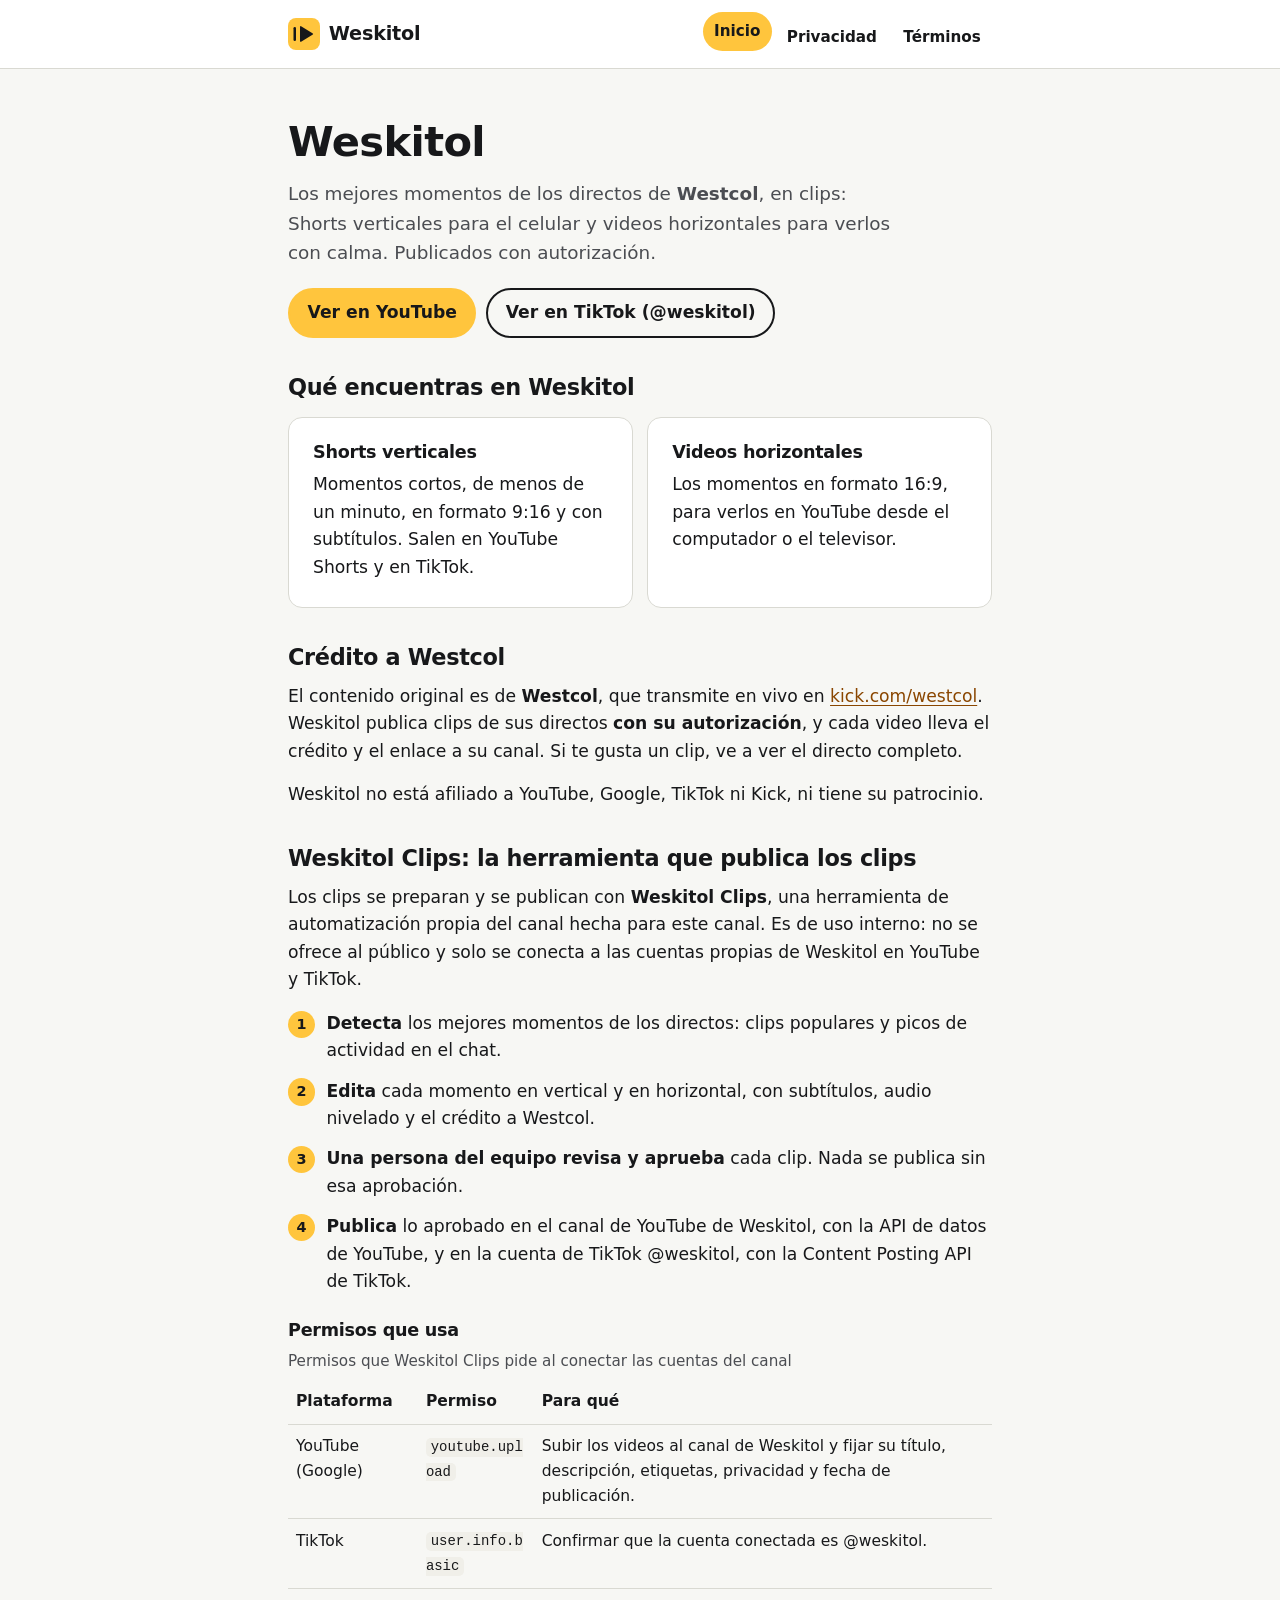
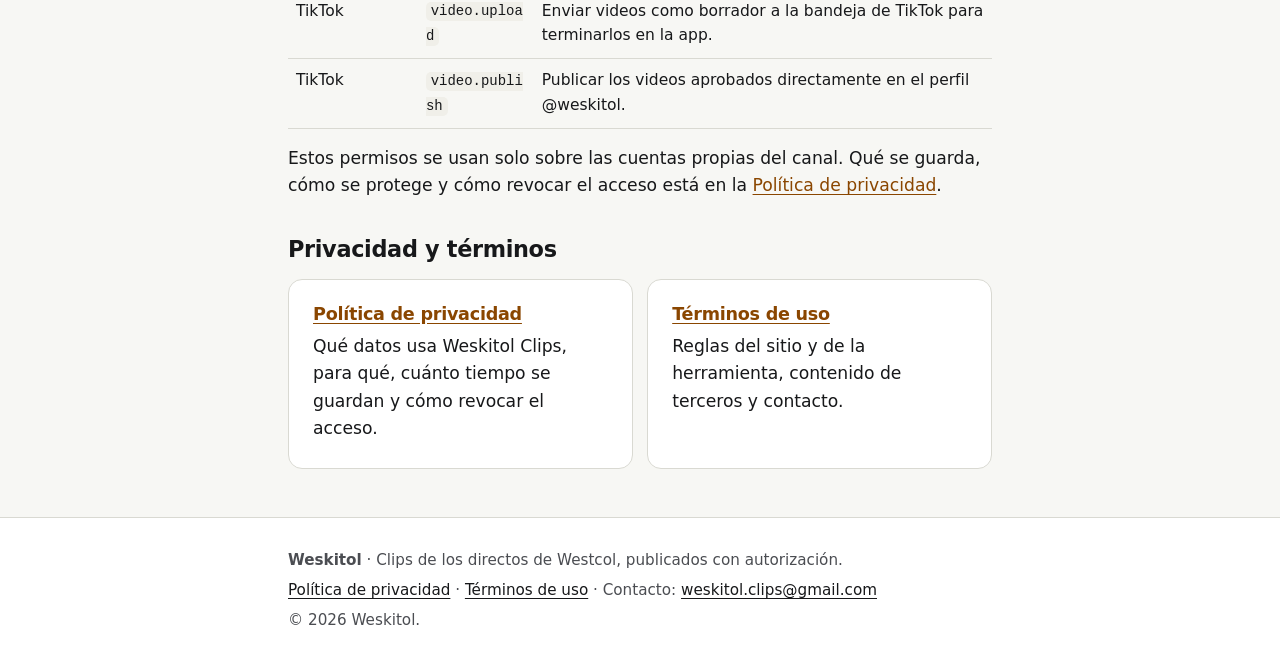
<file: index.html>
<!doctype html>
<html lang="es">
<head>
  <meta charset="utf-8">
  <meta name="viewport" content="width=device-width, initial-scale=1">
  <meta http-equiv="Content-Security-Policy" content="default-src 'none'; style-src 'self'; img-src 'self'; base-uri 'none'; form-action 'none'">
  <title>Weskitol · Clips de los directos de Westcol</title>
  <meta name="description" content="Weskitol publica clips de los directos de Westcol, con su autorización, en YouTube y TikTok. Los clips se publican con Weskitol Clips, una herramienta propia del canal.">
  <meta name="color-scheme" content="light dark">
  <meta name="theme-color" content="#f7f7f4" media="(prefers-color-scheme: light)">
  <meta name="theme-color" content="#0f1012" media="(prefers-color-scheme: dark)">
  <link rel="icon" href="favicon.svg" type="image/svg+xml">
  <link rel="stylesheet" href="estilos.css">
</head>
<body>
  <a class="saltar" href="#contenido">Saltar al contenido</a>

  <header class="cabecera">
    <div class="cabecera-interior">
      <a class="marca" href="./">
        <svg viewBox="0 0 64 64" aria-hidden="true" focusable="false">
          <rect width="64" height="64" rx="16" fill="#ffc53d"/>
          <path d="M24 18.5v27a2 2 0 0 0 3 1.7l22-13.5a2 2 0 0 0 0-3.4L27 16.8a2 2 0 0 0-3 1.7z" fill="#17181a"/>
          <rect x="11" y="18" width="5" height="28" rx="2.5" fill="#17181a"/>
        </svg>
        Weskitol
      </a>
      <nav class="nav" aria-label="Principal">
        <ul>
          <li><a href="./" aria-current="page">Inicio</a></li>
          <li><a href="privacidad.html">Privacidad</a></li>
          <li><a href="terminos.html">Términos</a></li>
        </ul>
      </nav>
    </div>
  </header>

  <main id="contenido">
    <h1>Weskitol</h1>
    <p class="entradilla">Los mejores momentos de los directos de <strong>Westcol</strong>, en clips: Shorts verticales para el celular y videos horizontales para verlos con calma. Publicados con autorización.</p>

    <div class="botones">
      <a class="boton" href="https://www.youtube.com/channel/UCH7B9HDtgBsuKUH-fiKYInw">Ver en YouTube</a>
      <a class="boton boton-secundario" href="https://www.tiktok.com/@weskitol">Ver en TikTok (@weskitol)</a>
    </div>

    <section aria-labelledby="que-hay">
      <h2 id="que-hay">Qué encuentras en Weskitol</h2>
      <div class="rejilla">
        <div class="tarjeta">
          <h3>Shorts verticales</h3>
          <p>Momentos cortos, de menos de un minuto, en formato 9:16 y con subtítulos. Salen en YouTube Shorts y en TikTok.</p>
        </div>
        <div class="tarjeta">
          <h3>Videos horizontales</h3>
          <p>Los momentos en formato 16:9, para verlos en YouTube desde el computador o el televisor.</p>
        </div>
      </div>
    </section>

    <section aria-labelledby="credito">
      <h2 id="credito">Crédito a Westcol</h2>
      <p>El contenido original es de <strong>Westcol</strong>, que transmite en vivo en <a href="https://kick.com/westcol">kick.com/westcol</a>. Weskitol publica clips de sus directos <strong>con su autorización</strong>, y cada video lleva el crédito y el enlace a su canal. Si te gusta un clip, ve a ver el directo completo.</p>
      <p>Weskitol no está afiliado a YouTube, Google, TikTok ni Kick, ni tiene su patrocinio.</p>
    </section>

    <section aria-labelledby="herramienta">
      <h2 id="herramienta">Weskitol Clips: la herramienta que publica los clips</h2>
      <p>Los clips se preparan y se publican con <strong>Weskitol Clips</strong>, una herramienta de automatización propia del canal hecha para este canal. Es de uso interno: no se ofrece al público y solo se conecta a las cuentas propias de Weskitol en YouTube y TikTok.</p>
      <ol class="pasos">
        <li><strong>Detecta</strong> los mejores momentos de los directos: clips populares y picos de actividad en el chat.</li>
        <li><strong>Edita</strong> cada momento en vertical y en horizontal, con subtítulos, audio nivelado y el crédito a Westcol.</li>
        <li><strong>Una persona del equipo revisa y aprueba</strong> cada clip. Nada se publica sin esa aprobación.</li>
        <li><strong>Publica</strong> lo aprobado en el canal de YouTube de Weskitol, con la API de datos de YouTube, y en la cuenta de TikTok @weskitol, con la Content Posting API de TikTok.</li>
      </ol>

      <h3 id="permisos">Permisos que usa</h3>
      <div class="tabla-envoltura">
        <table>
          <caption class="vigencia">Permisos que Weskitol Clips pide al conectar las cuentas del canal</caption>
          <thead>
            <tr><th scope="col">Plataforma</th><th scope="col">Permiso</th><th scope="col">Para qué</th></tr>
          </thead>
          <tbody>
            <tr><td>YouTube (Google)</td><td><code>youtube.upload</code></td><td>Subir los videos al canal de Weskitol y fijar su título, descripción, etiquetas, privacidad y fecha de publicación.</td></tr>
            <tr><td>TikTok</td><td><code>user.info.basic</code></td><td>Confirmar que la cuenta conectada es @weskitol.</td></tr>
            <tr><td>TikTok</td><td><code>video.upload</code></td><td>Enviar videos como borrador a la bandeja de TikTok para terminarlos en la app.</td></tr>
            <tr><td>TikTok</td><td><code>video.publish</code></td><td>Publicar los videos aprobados directamente en el perfil @weskitol.</td></tr>
          </tbody>
        </table>
      </div>
      <p>Estos permisos se usan solo sobre las cuentas propias del canal. Qué se guarda, cómo se protege y cómo revocar el acceso está en la <a href="privacidad.html">Política de privacidad</a>.</p>
    </section>

    <section aria-labelledby="legal">
      <h2 id="legal">Privacidad y términos</h2>
      <div class="rejilla">
        <div class="tarjeta">
          <h3><a href="privacidad.html">Política de privacidad</a></h3>
          <p>Qué datos usa Weskitol Clips, para qué, cuánto tiempo se guardan y cómo revocar el acceso.</p>
        </div>
        <div class="tarjeta">
          <h3><a href="terminos.html">Términos de uso</a></h3>
          <p>Reglas del sitio y de la herramienta, contenido de terceros y contacto.</p>
        </div>
      </div>
    </section>
  </main>

  <footer class="pie">
    <div class="pie-interior">
      <p><strong>Weskitol</strong> · Clips de los directos de Westcol, publicados con autorización.</p>
      <p><a href="privacidad.html">Política de privacidad</a> · <a href="terminos.html">Términos de uso</a> · Contacto: <a href="mailto:weskitol.clips@gmail.com">weskitol.clips@gmail.com</a></p>
      <p>© 2026 Weskitol.</p>
    </div>
  </footer>
</body>
</html>
</file>
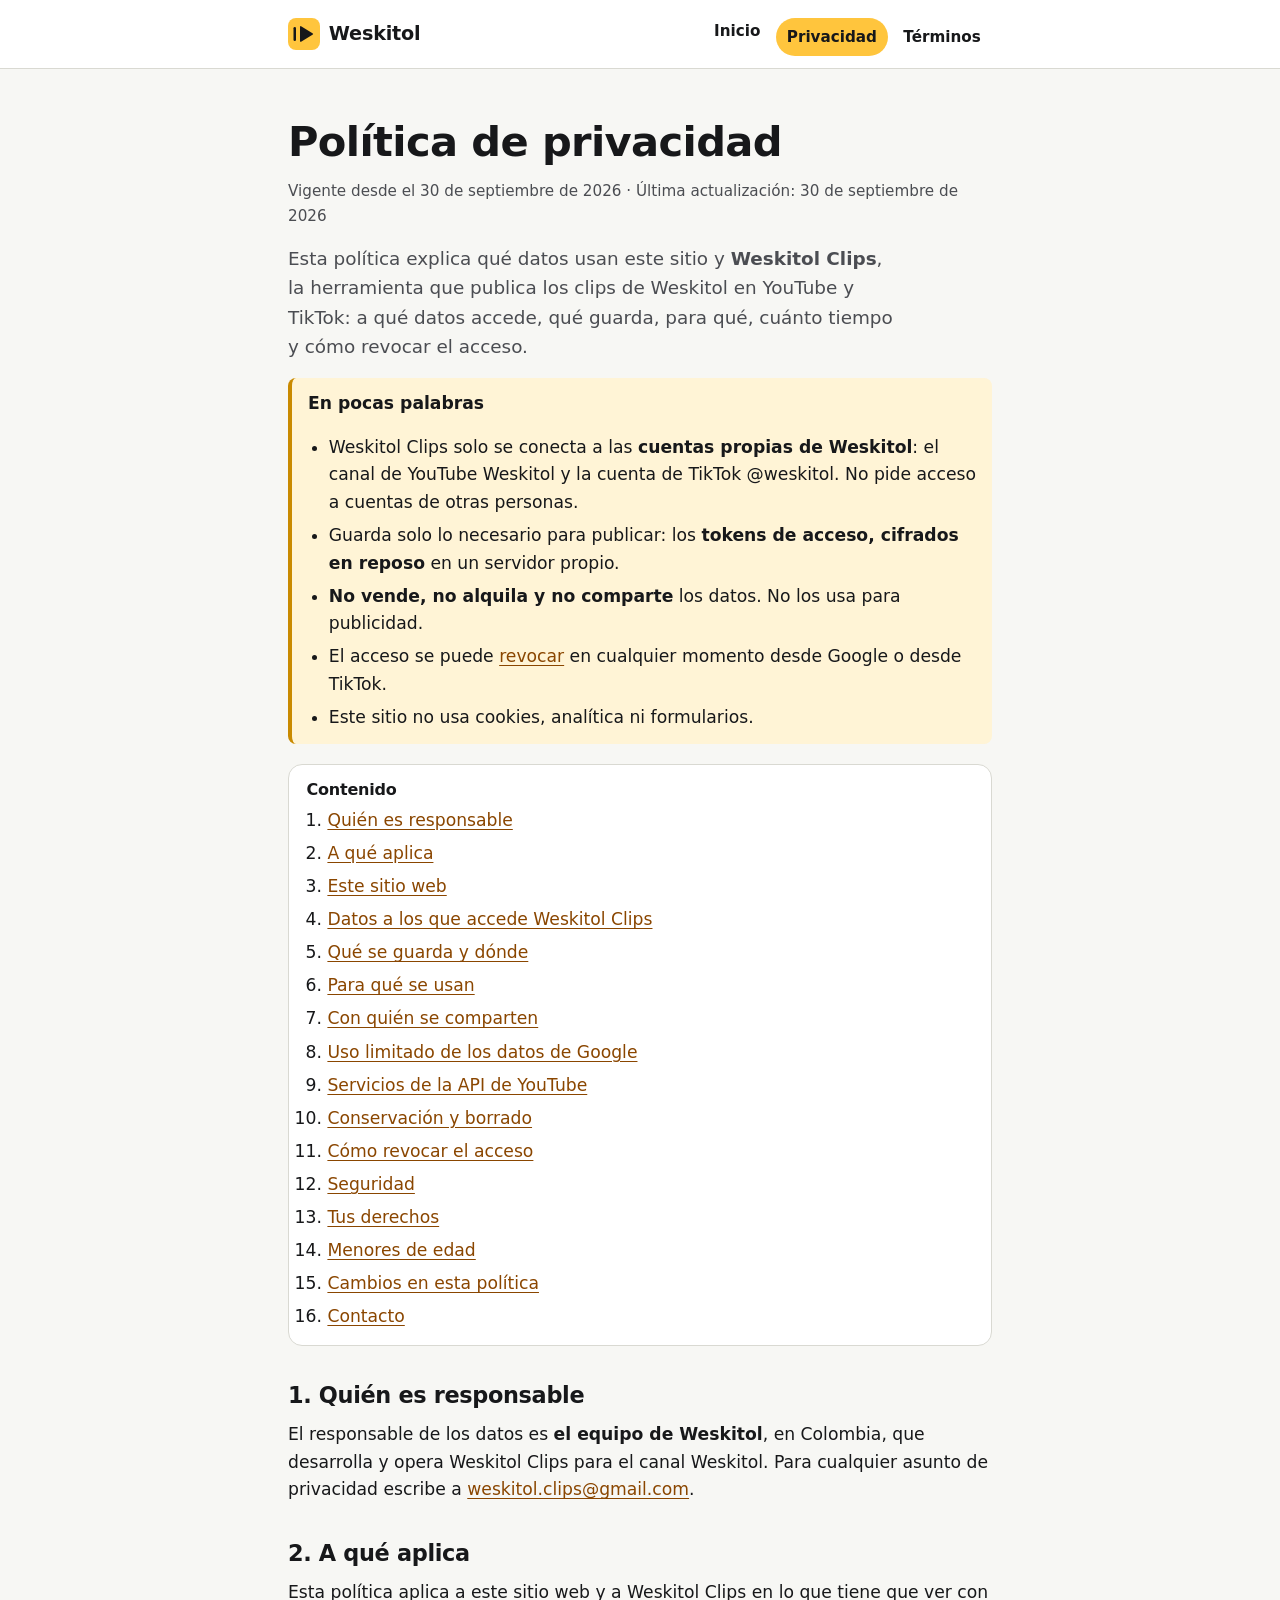
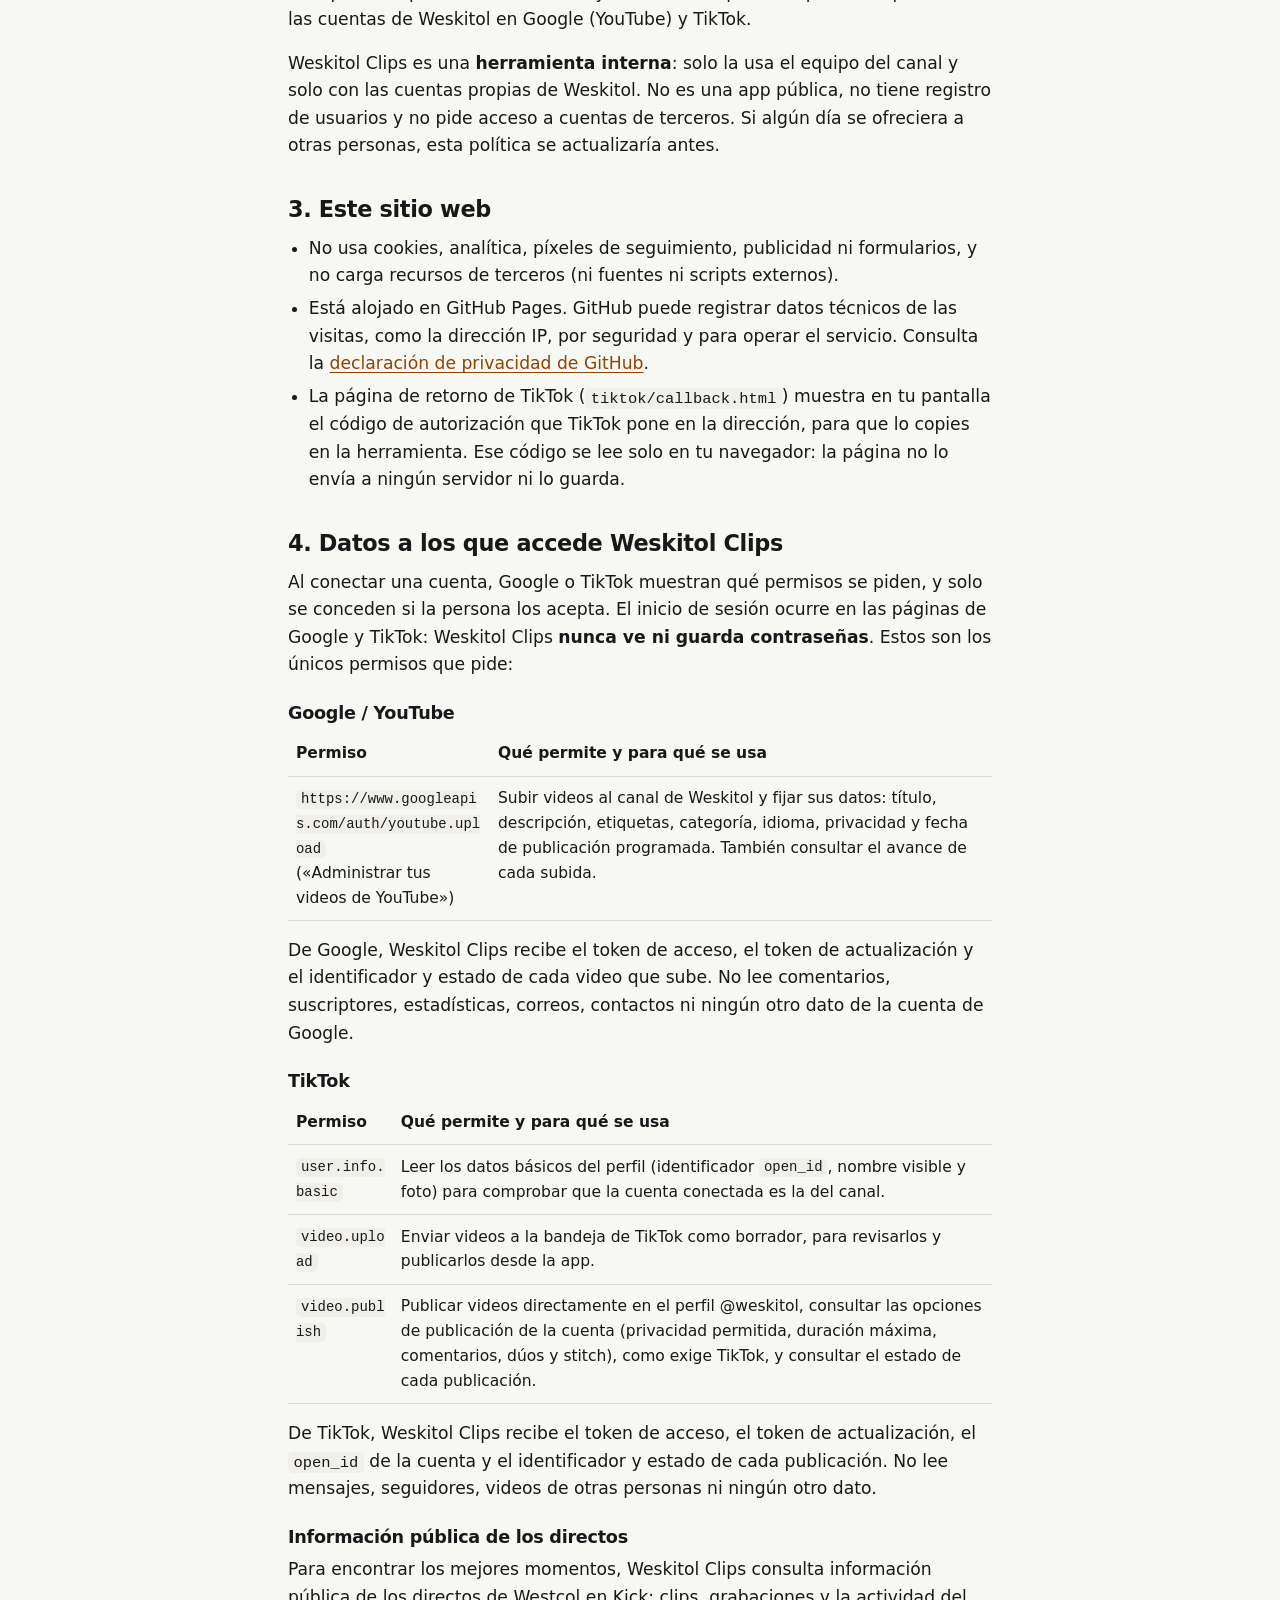
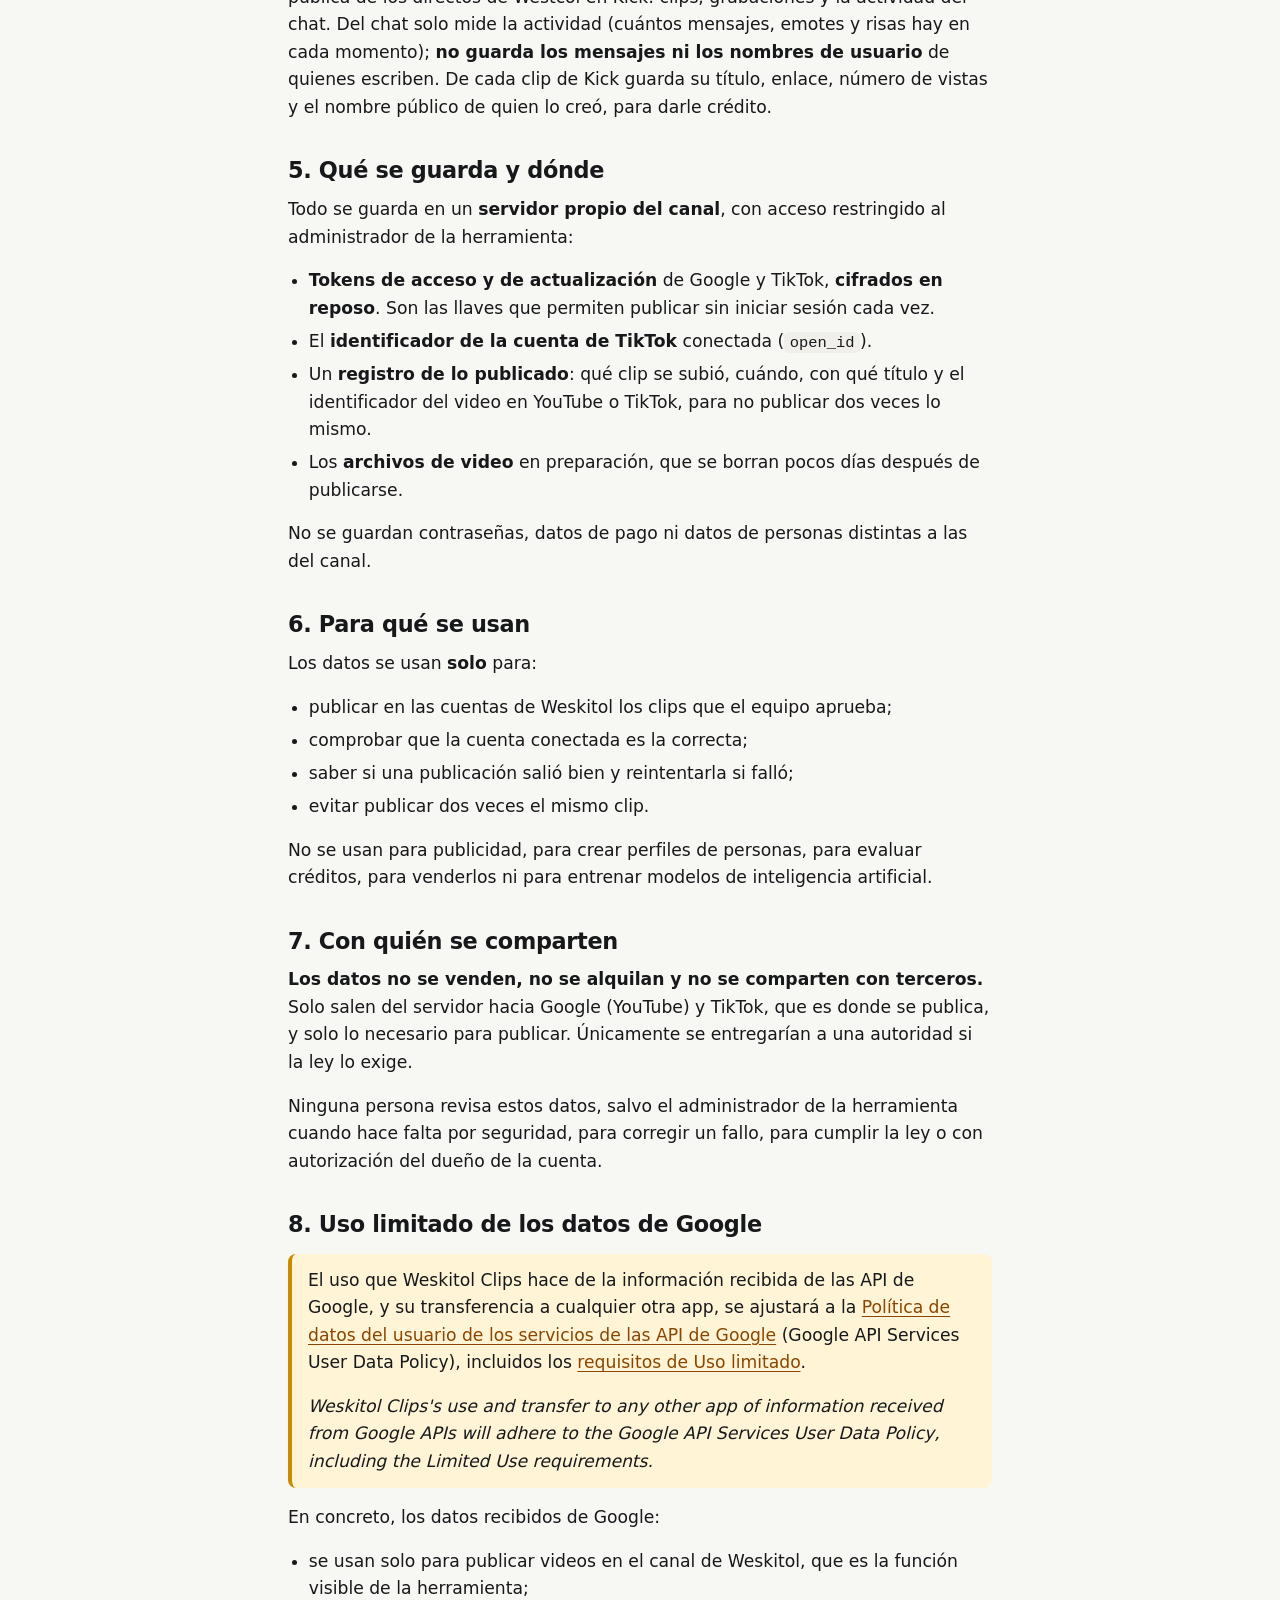
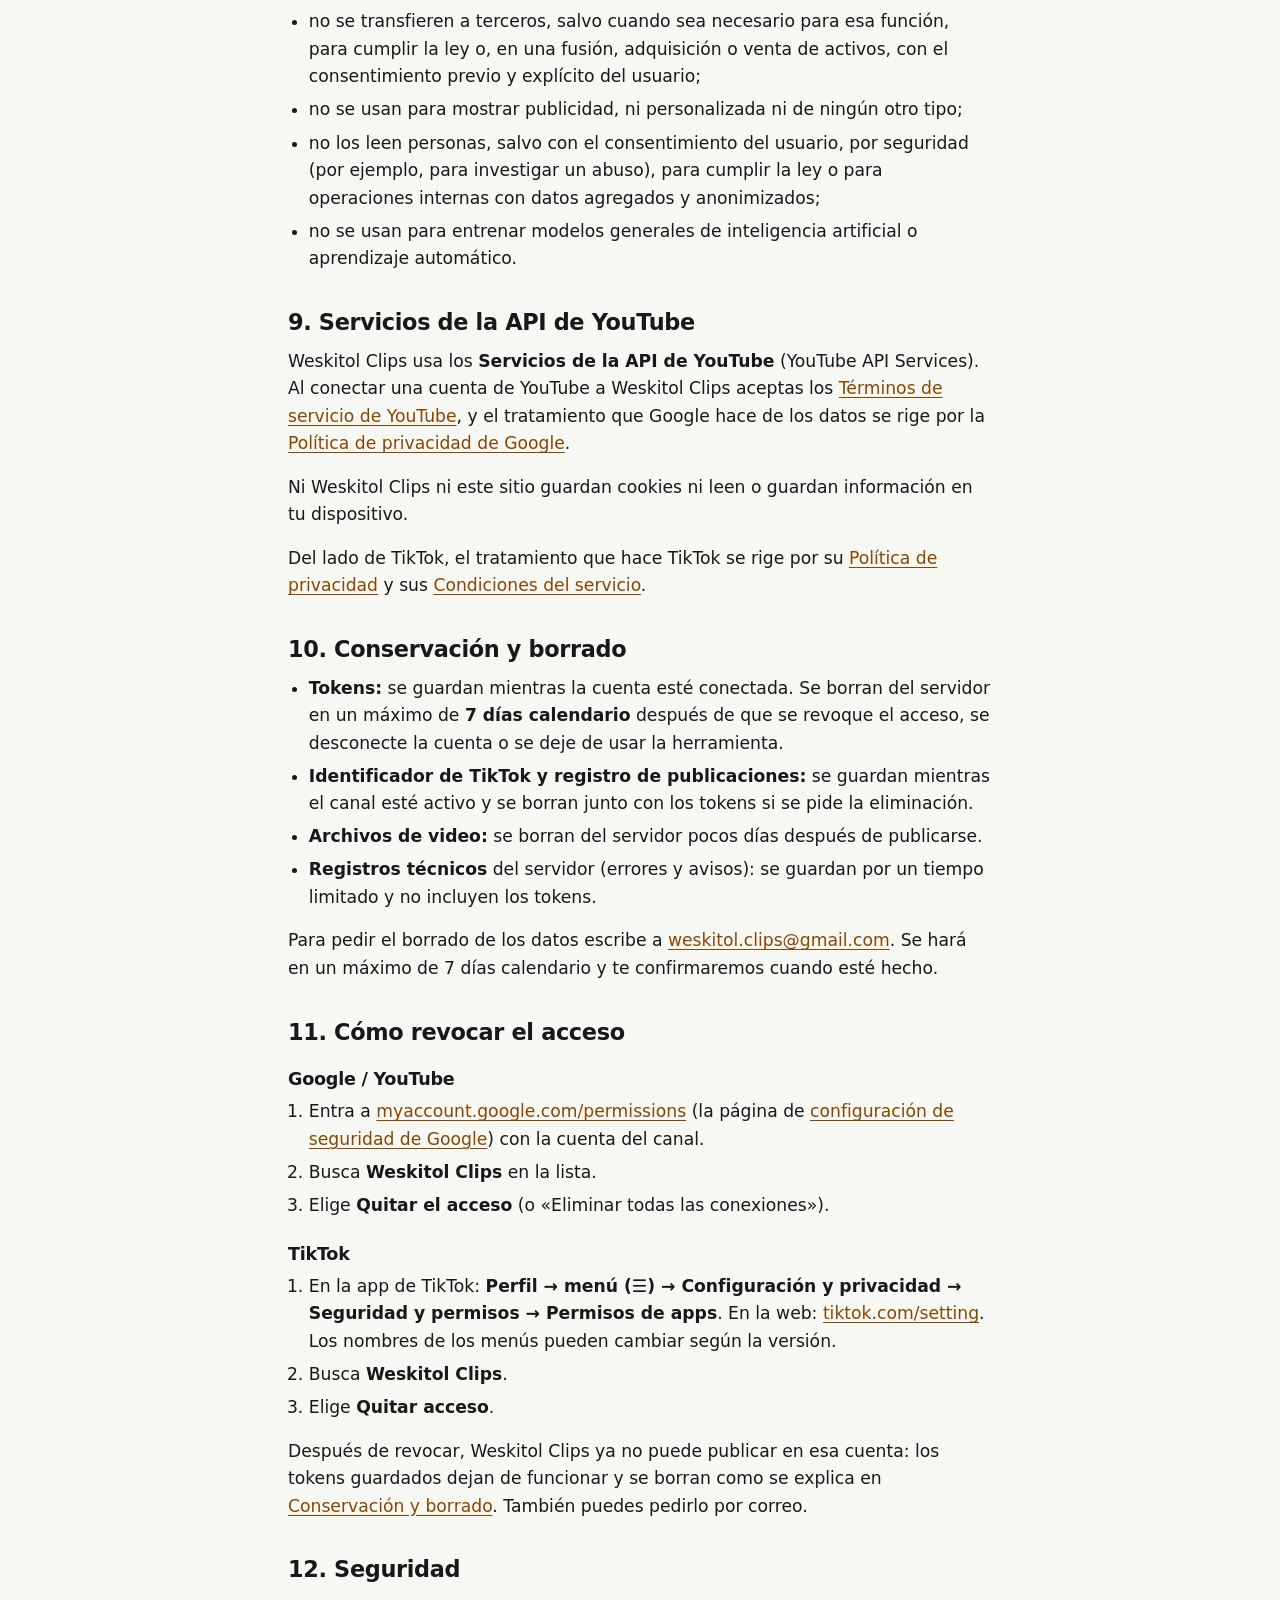
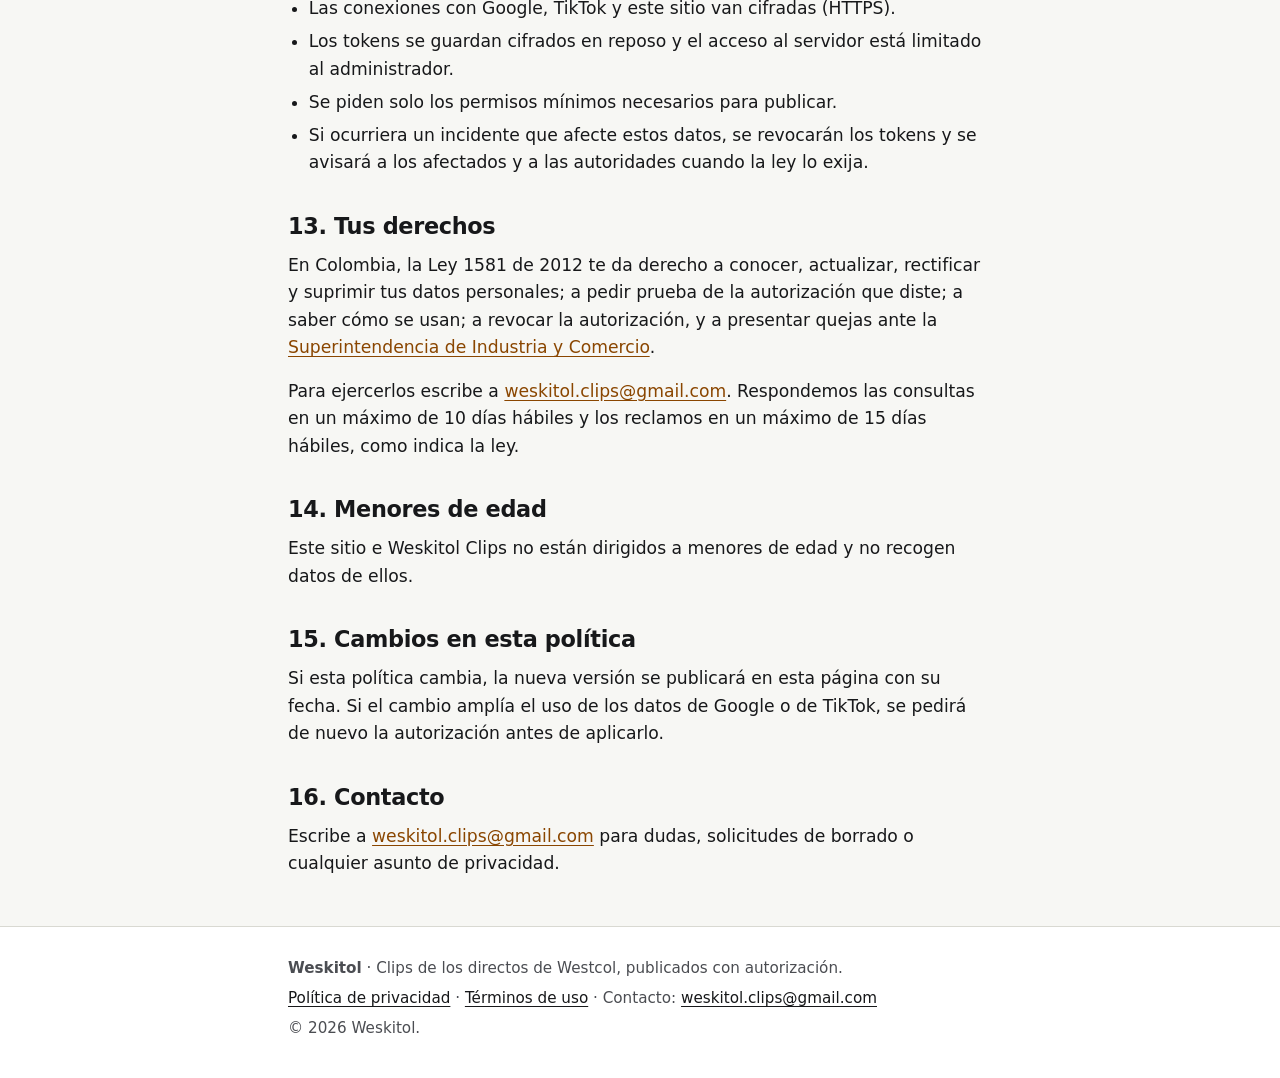
<file: privacidad.html>
<!doctype html>
<html lang="es">
<head>
  <meta charset="utf-8">
  <meta name="viewport" content="width=device-width, initial-scale=1">
  <meta http-equiv="Content-Security-Policy" content="default-src 'none'; style-src 'self'; img-src 'self'; base-uri 'none'; form-action 'none'">
  <title>Política de privacidad · Weskitol</title>
  <meta name="description" content="Qué datos usa Weskitol Clips, la herramienta que publica los clips de Weskitol en YouTube y TikTok: permisos, qué se guarda, para qué, cuánto tiempo y cómo revocar el acceso.">
  <meta name="color-scheme" content="light dark">
  <meta name="theme-color" content="#f7f7f4" media="(prefers-color-scheme: light)">
  <meta name="theme-color" content="#0f1012" media="(prefers-color-scheme: dark)">
  <link rel="icon" href="favicon.svg" type="image/svg+xml">
  <link rel="stylesheet" href="estilos.css">
</head>
<body>
  <a class="saltar" href="#contenido">Saltar al contenido</a>

  <header class="cabecera">
    <div class="cabecera-interior">
      <a class="marca" href="./">
        <svg viewBox="0 0 64 64" aria-hidden="true" focusable="false">
          <rect width="64" height="64" rx="16" fill="#ffc53d"/>
          <path d="M24 18.5v27a2 2 0 0 0 3 1.7l22-13.5a2 2 0 0 0 0-3.4L27 16.8a2 2 0 0 0-3 1.7z" fill="#17181a"/>
          <rect x="11" y="18" width="5" height="28" rx="2.5" fill="#17181a"/>
        </svg>
        Weskitol
      </a>
      <nav class="nav" aria-label="Principal">
        <ul>
          <li><a href="./">Inicio</a></li>
          <li><a href="privacidad.html" aria-current="page">Privacidad</a></li>
          <li><a href="terminos.html">Términos</a></li>
        </ul>
      </nav>
    </div>
  </header>

  <main id="contenido">
    <h1>Política de privacidad</h1>
    <p class="vigencia">Vigente desde el 30 de septiembre de 2026 · Última actualización: 30 de septiembre de 2026</p>
    <p class="entradilla">Esta política explica qué datos usan este sitio y <strong>Weskitol Clips</strong>, la herramienta que publica los clips de Weskitol en YouTube y TikTok: a qué datos accede, qué guarda, para qué, cuánto tiempo y cómo revocar el acceso.</p>

    <div class="aviso">
      <p><strong>En pocas palabras</strong></p>
      <ul>
        <li>Weskitol Clips solo se conecta a las <strong>cuentas propias de Weskitol</strong>: el canal de YouTube Weskitol y la cuenta de TikTok @weskitol. No pide acceso a cuentas de otras personas.</li>
        <li>Guarda solo lo necesario para publicar: los <strong>tokens de acceso, cifrados en reposo</strong> en un servidor propio.</li>
        <li><strong>No vende, no alquila y no comparte</strong> los datos. No los usa para publicidad.</li>
        <li>El acceso se puede <a href="#revocar">revocar</a> en cualquier momento desde Google o desde TikTok.</li>
        <li>Este sitio no usa cookies, analítica ni formularios.</li>
      </ul>
    </div>

    <nav class="indice" aria-labelledby="indice-titulo">
      <h2 id="indice-titulo">Contenido</h2>
      <ol>
        <li><a href="#responsable">Quién es responsable</a></li>
        <li><a href="#alcance">A qué aplica</a></li>
        <li><a href="#sitio">Este sitio web</a></li>
        <li><a href="#datos">Datos a los que accede Weskitol Clips</a></li>
        <li><a href="#guardado">Qué se guarda y dónde</a></li>
        <li><a href="#finalidad">Para qué se usan</a></li>
        <li><a href="#compartir">Con quién se comparten</a></li>
        <li><a href="#uso-limitado">Uso limitado de los datos de Google</a></li>
        <li><a href="#youtube">Servicios de la API de YouTube</a></li>
        <li><a href="#conservacion">Conservación y borrado</a></li>
        <li><a href="#revocar">Cómo revocar el acceso</a></li>
        <li><a href="#seguridad">Seguridad</a></li>
        <li><a href="#derechos">Tus derechos</a></li>
        <li><a href="#menores">Menores de edad</a></li>
        <li><a href="#cambios">Cambios en esta política</a></li>
        <li><a href="#contacto">Contacto</a></li>
      </ol>
    </nav>

    <section aria-labelledby="responsable">
      <h2 id="responsable">1. Quién es responsable</h2>
      <p>El responsable de los datos es <strong>el equipo de Weskitol</strong>, en Colombia, que desarrolla y opera Weskitol Clips para el canal Weskitol. Para cualquier asunto de privacidad escribe a <a href="mailto:weskitol.clips@gmail.com">weskitol.clips@gmail.com</a>.</p>
    </section>

    <section aria-labelledby="alcance">
      <h2 id="alcance">2. A qué aplica</h2>
      <p>Esta política aplica a este sitio web y a Weskitol Clips en lo que tiene que ver con las cuentas de Weskitol en Google (YouTube) y TikTok.</p>
      <p>Weskitol Clips es una <strong>herramienta interna</strong>: solo la usa el equipo del canal y solo con las cuentas propias de Weskitol. No es una app pública, no tiene registro de usuarios y no pide acceso a cuentas de terceros. Si algún día se ofreciera a otras personas, esta política se actualizaría antes.</p>
    </section>

    <section aria-labelledby="sitio">
      <h2 id="sitio">3. Este sitio web</h2>
      <ul>
        <li>No usa cookies, analítica, píxeles de seguimiento, publicidad ni formularios, y no carga recursos de terceros (ni fuentes ni scripts externos).</li>
        <li>Está alojado en GitHub Pages. GitHub puede registrar datos técnicos de las visitas, como la dirección IP, por seguridad y para operar el servicio. Consulta la <a href="https://docs.github.com/site-policy/privacy-policies/github-general-privacy-statement">declaración de privacidad de GitHub</a>.</li>
        <li>La página de retorno de TikTok (<code>tiktok/callback.html</code>) muestra en tu pantalla el código de autorización que TikTok pone en la dirección, para que lo copies en la herramienta. Ese código se lee solo en tu navegador: la página no lo envía a ningún servidor ni lo guarda.</li>
      </ul>
    </section>

    <section aria-labelledby="datos">
      <h2 id="datos">4. Datos a los que accede Weskitol Clips</h2>
      <p>Al conectar una cuenta, Google o TikTok muestran qué permisos se piden, y solo se conceden si la persona los acepta. El inicio de sesión ocurre en las páginas de Google y TikTok: Weskitol Clips <strong>nunca ve ni guarda contraseñas</strong>. Estos son los únicos permisos que pide:</p>

      <h3>Google / YouTube</h3>
      <div class="tabla-envoltura">
        <table>
          <thead>
            <tr><th scope="col">Permiso</th><th scope="col">Qué permite y para qué se usa</th></tr>
          </thead>
          <tbody>
            <tr>
              <td><code>https://www.googleapis.com/auth/youtube.upload</code><br>(«Administrar tus videos de YouTube»)</td>
              <td>Subir videos al canal de Weskitol y fijar sus datos: título, descripción, etiquetas, categoría, idioma, privacidad y fecha de publicación programada. También consultar el avance de cada subida.</td>
            </tr>
          </tbody>
        </table>
      </div>
      <p>De Google, Weskitol Clips recibe el token de acceso, el token de actualización y el identificador y estado de cada video que sube. No lee comentarios, suscriptores, estadísticas, correos, contactos ni ningún otro dato de la cuenta de Google.</p>

      <h3>TikTok</h3>
      <div class="tabla-envoltura">
        <table>
          <thead>
            <tr><th scope="col">Permiso</th><th scope="col">Qué permite y para qué se usa</th></tr>
          </thead>
          <tbody>
            <tr>
              <td><code>user.info.basic</code></td>
              <td>Leer los datos básicos del perfil (identificador <code>open_id</code>, nombre visible y foto) para comprobar que la cuenta conectada es la del canal.</td>
            </tr>
            <tr>
              <td><code>video.upload</code></td>
              <td>Enviar videos a la bandeja de TikTok como borrador, para revisarlos y publicarlos desde la app.</td>
            </tr>
            <tr>
              <td><code>video.publish</code></td>
              <td>Publicar videos directamente en el perfil @weskitol, consultar las opciones de publicación de la cuenta (privacidad permitida, duración máxima, comentarios, dúos y stitch), como exige TikTok, y consultar el estado de cada publicación.</td>
            </tr>
          </tbody>
        </table>
      </div>
      <p>De TikTok, Weskitol Clips recibe el token de acceso, el token de actualización, el <code>open_id</code> de la cuenta y el identificador y estado de cada publicación. No lee mensajes, seguidores, videos de otras personas ni ningún otro dato.</p>

      <h3>Información pública de los directos</h3>
      <p>Para encontrar los mejores momentos, Weskitol Clips consulta información pública de los directos de Westcol en Kick: clips, grabaciones y la actividad del chat. Del chat solo mide la actividad (cuántos mensajes, emotes y risas hay en cada momento); <strong>no guarda los mensajes ni los nombres de usuario</strong> de quienes escriben. De cada clip de Kick guarda su título, enlace, número de vistas y el nombre público de quien lo creó, para darle crédito.</p>
    </section>

    <section aria-labelledby="guardado">
      <h2 id="guardado">5. Qué se guarda y dónde</h2>
      <p>Todo se guarda en un <strong>servidor propio del canal</strong>, con acceso restringido al administrador de la herramienta:</p>
      <ul>
        <li><strong>Tokens de acceso y de actualización</strong> de Google y TikTok, <strong>cifrados en reposo</strong>. Son las llaves que permiten publicar sin iniciar sesión cada vez.</li>
        <li>El <strong>identificador de la cuenta de TikTok</strong> conectada (<code>open_id</code>).</li>
        <li>Un <strong>registro de lo publicado</strong>: qué clip se subió, cuándo, con qué título y el identificador del video en YouTube o TikTok, para no publicar dos veces lo mismo.</li>
        <li>Los <strong>archivos de video</strong> en preparación, que se borran pocos días después de publicarse.</li>
      </ul>
      <p>No se guardan contraseñas, datos de pago ni datos de personas distintas a las del canal.</p>
    </section>

    <section aria-labelledby="finalidad">
      <h2 id="finalidad">6. Para qué se usan</h2>
      <p>Los datos se usan <strong>solo</strong> para:</p>
      <ul>
        <li>publicar en las cuentas de Weskitol los clips que el equipo aprueba;</li>
        <li>comprobar que la cuenta conectada es la correcta;</li>
        <li>saber si una publicación salió bien y reintentarla si falló;</li>
        <li>evitar publicar dos veces el mismo clip.</li>
      </ul>
      <p>No se usan para publicidad, para crear perfiles de personas, para evaluar créditos, para venderlos ni para entrenar modelos de inteligencia artificial.</p>
    </section>

    <section aria-labelledby="compartir">
      <h2 id="compartir">7. Con quién se comparten</h2>
      <p><strong>Los datos no se venden, no se alquilan y no se comparten con terceros.</strong> Solo salen del servidor hacia Google (YouTube) y TikTok, que es donde se publica, y solo lo necesario para publicar. Únicamente se entregarían a una autoridad si la ley lo exige.</p>
      <p>Ninguna persona revisa estos datos, salvo el administrador de la herramienta cuando hace falta por seguridad, para corregir un fallo, para cumplir la ley o con autorización del dueño de la cuenta.</p>
    </section>

    <section aria-labelledby="uso-limitado">
      <h2 id="uso-limitado">8. Uso limitado de los datos de Google</h2>
      <div class="aviso">
        <p>El uso que Weskitol Clips hace de la información recibida de las API de Google, y su transferencia a cualquier otra app, se ajustará a la <a href="https://developers.google.com/terms/api-services-user-data-policy">Política de datos del usuario de los servicios de las API de Google</a> (Google API Services User Data Policy), incluidos los <a href="https://developers.google.com/terms/api-services-user-data-policy#additional_requirements_for_specific_api_scopes">requisitos de Uso limitado</a>.</p>
        <p lang="en"><em>Weskitol Clips's use and transfer to any other app of information received from Google APIs will adhere to the Google API Services User Data Policy, including the Limited Use requirements.</em></p>
      </div>
      <p>En concreto, los datos recibidos de Google:</p>
      <ul>
        <li>se usan solo para publicar videos en el canal de Weskitol, que es la función visible de la herramienta;</li>
        <li>no se transfieren a terceros, salvo cuando sea necesario para esa función, para cumplir la ley o, en una fusión, adquisición o venta de activos, con el consentimiento previo y explícito del usuario;</li>
        <li>no se usan para mostrar publicidad, ni personalizada ni de ningún otro tipo;</li>
        <li>no los leen personas, salvo con el consentimiento del usuario, por seguridad (por ejemplo, para investigar un abuso), para cumplir la ley o para operaciones internas con datos agregados y anonimizados;</li>
        <li>no se usan para entrenar modelos generales de inteligencia artificial o aprendizaje automático.</li>
      </ul>
    </section>

    <section aria-labelledby="youtube">
      <h2 id="youtube">9. Servicios de la API de YouTube</h2>
      <p>Weskitol Clips usa los <strong>Servicios de la API de YouTube</strong> (YouTube API Services). Al conectar una cuenta de YouTube a Weskitol Clips aceptas los <a href="https://www.youtube.com/t/terms">Términos de servicio de YouTube</a>, y el tratamiento que Google hace de los datos se rige por la <a href="https://policies.google.com/privacy">Política de privacidad de Google</a>.</p>
      <p>Ni Weskitol Clips ni este sitio guardan cookies ni leen o guardan información en tu dispositivo.</p>
      <p>Del lado de TikTok, el tratamiento que hace TikTok se rige por su <a href="https://www.tiktok.com/legal/privacy-policy">Política de privacidad</a> y sus <a href="https://www.tiktok.com/legal/terms-of-service">Condiciones del servicio</a>.</p>
    </section>

    <section aria-labelledby="conservacion">
      <h2 id="conservacion">10. Conservación y borrado</h2>
      <ul>
        <li><strong>Tokens:</strong> se guardan mientras la cuenta esté conectada. Se borran del servidor en un máximo de <strong>7 días calendario</strong> después de que se revoque el acceso, se desconecte la cuenta o se deje de usar la herramienta.</li>
        <li><strong>Identificador de TikTok y registro de publicaciones:</strong> se guardan mientras el canal esté activo y se borran junto con los tokens si se pide la eliminación.</li>
        <li><strong>Archivos de video:</strong> se borran del servidor pocos días después de publicarse.</li>
        <li><strong>Registros técnicos</strong> del servidor (errores y avisos): se guardan por un tiempo limitado y no incluyen los tokens.</li>
      </ul>
      <p>Para pedir el borrado de los datos escribe a <a href="mailto:weskitol.clips@gmail.com">weskitol.clips@gmail.com</a>. Se hará en un máximo de 7 días calendario y te confirmaremos cuando esté hecho.</p>
    </section>

    <section aria-labelledby="revocar">
      <h2 id="revocar">11. Cómo revocar el acceso</h2>
      <h3>Google / YouTube</h3>
      <ol>
        <li>Entra a <a href="https://myaccount.google.com/permissions">myaccount.google.com/permissions</a> (la página de <a href="https://security.google.com/settings/security/permissions">configuración de seguridad de Google</a>) con la cuenta del canal.</li>
        <li>Busca <strong>Weskitol Clips</strong> en la lista.</li>
        <li>Elige <strong>Quitar el acceso</strong> (o «Eliminar todas las conexiones»).</li>
      </ol>
      <h3>TikTok</h3>
      <ol>
        <li>En la app de TikTok: <strong>Perfil → menú (☰) → Configuración y privacidad → Seguridad y permisos → Permisos de apps</strong>. En la web: <a href="https://www.tiktok.com/setting">tiktok.com/setting</a>. Los nombres de los menús pueden cambiar según la versión.</li>
        <li>Busca <strong>Weskitol Clips</strong>.</li>
        <li>Elige <strong>Quitar acceso</strong>.</li>
      </ol>
      <p>Después de revocar, Weskitol Clips ya no puede publicar en esa cuenta: los tokens guardados dejan de funcionar y se borran como se explica en <a href="#conservacion">Conservación y borrado</a>. También puedes pedirlo por correo.</p>
    </section>

    <section aria-labelledby="seguridad">
      <h2 id="seguridad">12. Seguridad</h2>
      <ul>
        <li>Las conexiones con Google, TikTok y este sitio van cifradas (HTTPS).</li>
        <li>Los tokens se guardan cifrados en reposo y el acceso al servidor está limitado al administrador.</li>
        <li>Se piden solo los permisos mínimos necesarios para publicar.</li>
        <li>Si ocurriera un incidente que afecte estos datos, se revocarán los tokens y se avisará a los afectados y a las autoridades cuando la ley lo exija.</li>
      </ul>
    </section>

    <section aria-labelledby="derechos">
      <h2 id="derechos">13. Tus derechos</h2>
      <p>En Colombia, la Ley 1581 de 2012 te da derecho a conocer, actualizar, rectificar y suprimir tus datos personales; a pedir prueba de la autorización que diste; a saber cómo se usan; a revocar la autorización, y a presentar quejas ante la <a href="https://www.sic.gov.co/">Superintendencia de Industria y Comercio</a>.</p>
      <p>Para ejercerlos escribe a <a href="mailto:weskitol.clips@gmail.com">weskitol.clips@gmail.com</a>. Respondemos las consultas en un máximo de 10 días hábiles y los reclamos en un máximo de 15 días hábiles, como indica la ley.</p>
    </section>

    <section aria-labelledby="menores">
      <h2 id="menores">14. Menores de edad</h2>
      <p>Este sitio e Weskitol Clips no están dirigidos a menores de edad y no recogen datos de ellos.</p>
    </section>

    <section aria-labelledby="cambios">
      <h2 id="cambios">15. Cambios en esta política</h2>
      <p>Si esta política cambia, la nueva versión se publicará en esta página con su fecha. Si el cambio amplía el uso de los datos de Google o de TikTok, se pedirá de nuevo la autorización antes de aplicarlo.</p>
    </section>

    <section aria-labelledby="contacto">
      <h2 id="contacto">16. Contacto</h2>
      <p>Escribe a <a href="mailto:weskitol.clips@gmail.com">weskitol.clips@gmail.com</a> para dudas, solicitudes de borrado o cualquier asunto de privacidad.</p>
    </section>
  </main>

  <footer class="pie">
    <div class="pie-interior">
      <p><strong>Weskitol</strong> · Clips de los directos de Westcol, publicados con autorización.</p>
      <p><a href="privacidad.html">Política de privacidad</a> · <a href="terminos.html">Términos de uso</a> · Contacto: <a href="mailto:weskitol.clips@gmail.com">weskitol.clips@gmail.com</a></p>
      <p>© 2026 Weskitol.</p>
    </div>
  </footer>
</body>
</html>
</file>
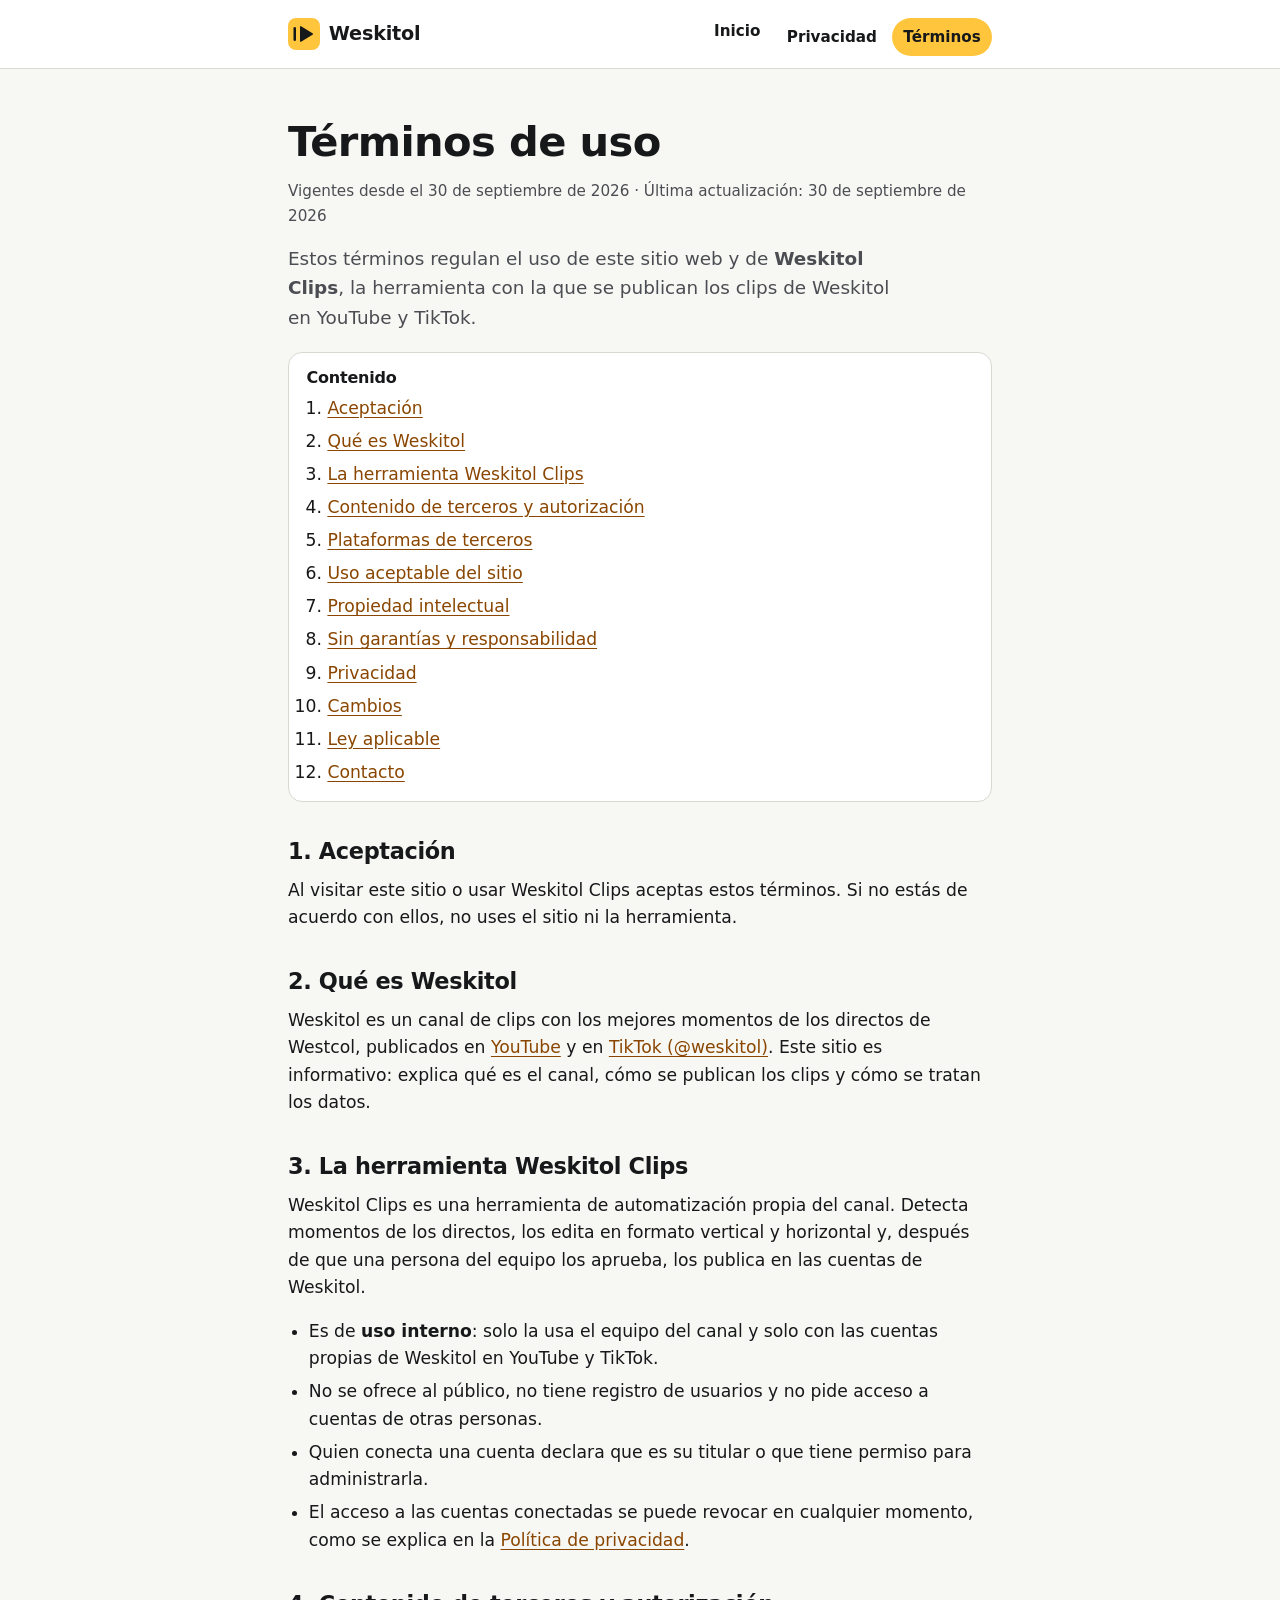
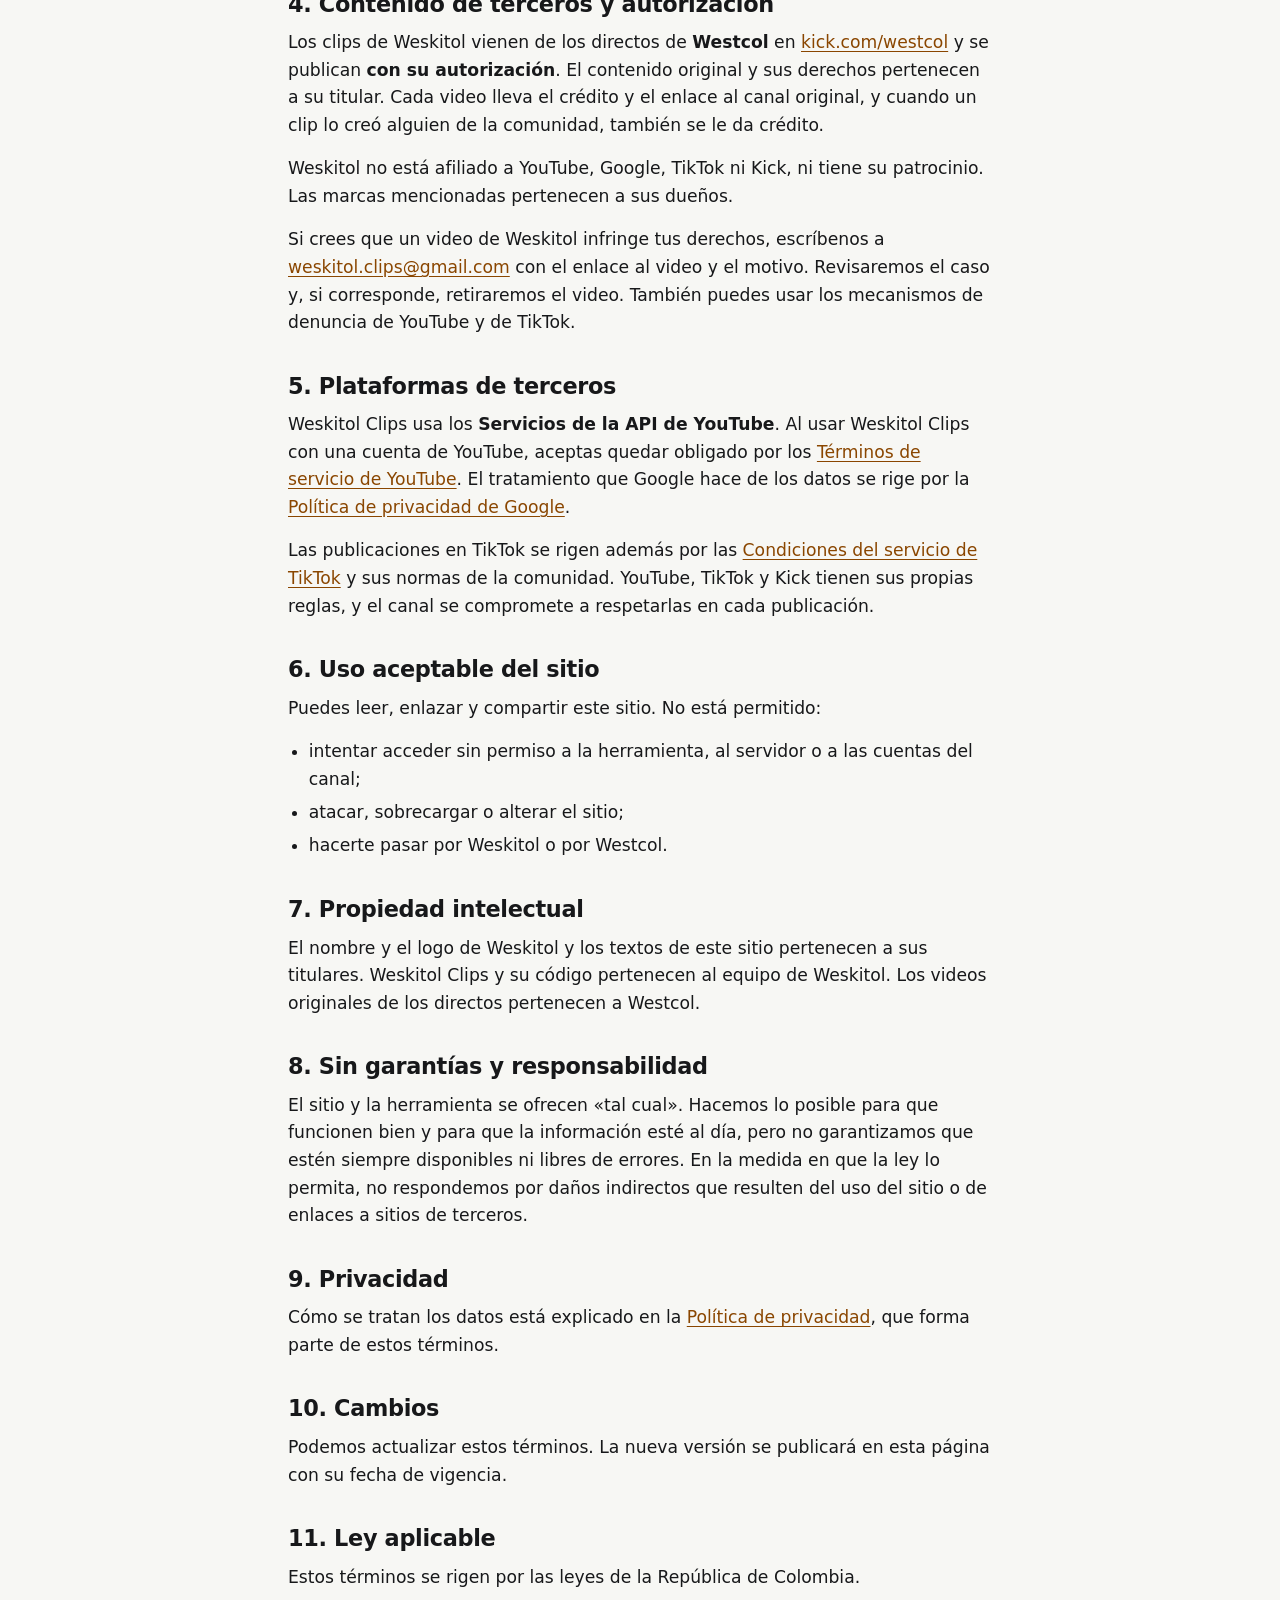
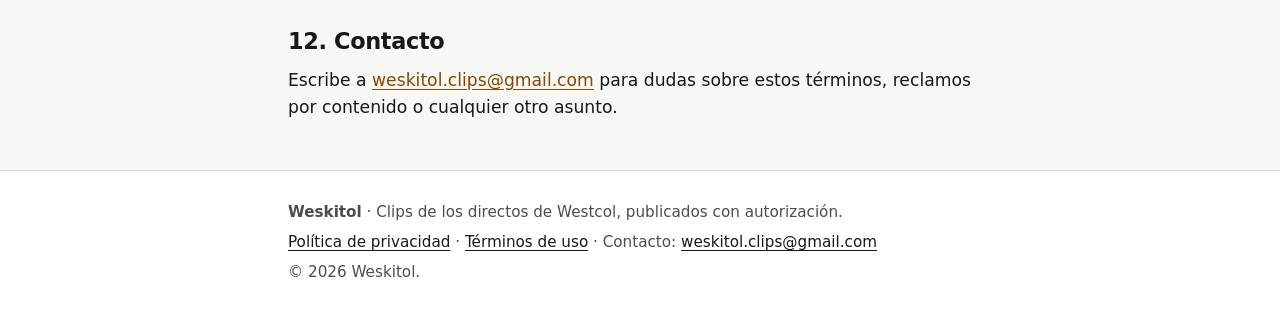
<file: terminos.html>
<!doctype html>
<html lang="es">
<head>
  <meta charset="utf-8">
  <meta name="viewport" content="width=device-width, initial-scale=1">
  <meta http-equiv="Content-Security-Policy" content="default-src 'none'; style-src 'self'; img-src 'self'; base-uri 'none'; form-action 'none'">
  <title>Términos de uso · Weskitol</title>
  <meta name="description" content="Términos de uso del sitio de Weskitol y de Weskitol Clips, la herramienta que publica los clips del canal en YouTube y TikTok.">
  <meta name="color-scheme" content="light dark">
  <meta name="theme-color" content="#f7f7f4" media="(prefers-color-scheme: light)">
  <meta name="theme-color" content="#0f1012" media="(prefers-color-scheme: dark)">
  <link rel="icon" href="favicon.svg" type="image/svg+xml">
  <link rel="stylesheet" href="estilos.css">
</head>
<body>
  <a class="saltar" href="#contenido">Saltar al contenido</a>

  <header class="cabecera">
    <div class="cabecera-interior">
      <a class="marca" href="./">
        <svg viewBox="0 0 64 64" aria-hidden="true" focusable="false">
          <rect width="64" height="64" rx="16" fill="#ffc53d"/>
          <path d="M24 18.5v27a2 2 0 0 0 3 1.7l22-13.5a2 2 0 0 0 0-3.4L27 16.8a2 2 0 0 0-3 1.7z" fill="#17181a"/>
          <rect x="11" y="18" width="5" height="28" rx="2.5" fill="#17181a"/>
        </svg>
        Weskitol
      </a>
      <nav class="nav" aria-label="Principal">
        <ul>
          <li><a href="./">Inicio</a></li>
          <li><a href="privacidad.html">Privacidad</a></li>
          <li><a href="terminos.html" aria-current="page">Términos</a></li>
        </ul>
      </nav>
    </div>
  </header>

  <main id="contenido">
    <h1>Términos de uso</h1>
    <p class="vigencia">Vigentes desde el 30 de septiembre de 2026 · Última actualización: 30 de septiembre de 2026</p>
    <p class="entradilla">Estos términos regulan el uso de este sitio web y de <strong>Weskitol Clips</strong>, la herramienta con la que se publican los clips de Weskitol en YouTube y TikTok.</p>

    <nav class="indice" aria-labelledby="indice-titulo">
      <h2 id="indice-titulo">Contenido</h2>
      <ol>
        <li><a href="#aceptacion">Aceptación</a></li>
        <li><a href="#que-es">Qué es Weskitol</a></li>
        <li><a href="#herramienta">La herramienta Weskitol Clips</a></li>
        <li><a href="#terceros">Contenido de terceros y autorización</a></li>
        <li><a href="#plataformas">Plataformas de terceros</a></li>
        <li><a href="#uso">Uso aceptable del sitio</a></li>
        <li><a href="#propiedad">Propiedad intelectual</a></li>
        <li><a href="#garantias">Sin garantías y responsabilidad</a></li>
        <li><a href="#privacidad">Privacidad</a></li>
        <li><a href="#cambios">Cambios</a></li>
        <li><a href="#ley">Ley aplicable</a></li>
        <li><a href="#contacto">Contacto</a></li>
      </ol>
    </nav>

    <section aria-labelledby="aceptacion">
      <h2 id="aceptacion">1. Aceptación</h2>
      <p>Al visitar este sitio o usar Weskitol Clips aceptas estos términos. Si no estás de acuerdo con ellos, no uses el sitio ni la herramienta.</p>
    </section>

    <section aria-labelledby="que-es">
      <h2 id="que-es">2. Qué es Weskitol</h2>
      <p>Weskitol es un canal de clips con los mejores momentos de los directos de Westcol, publicados en <a href="https://www.youtube.com/channel/UCH7B9HDtgBsuKUH-fiKYInw">YouTube</a> y en <a href="https://www.tiktok.com/@weskitol">TikTok (@weskitol)</a>. Este sitio es informativo: explica qué es el canal, cómo se publican los clips y cómo se tratan los datos.</p>
    </section>

    <section aria-labelledby="herramienta">
      <h2 id="herramienta">3. La herramienta Weskitol Clips</h2>
      <p>Weskitol Clips es una herramienta de automatización propia del canal. Detecta momentos de los directos, los edita en formato vertical y horizontal y, después de que una persona del equipo los aprueba, los publica en las cuentas de Weskitol.</p>
      <ul>
        <li>Es de <strong>uso interno</strong>: solo la usa el equipo del canal y solo con las cuentas propias de Weskitol en YouTube y TikTok.</li>
        <li>No se ofrece al público, no tiene registro de usuarios y no pide acceso a cuentas de otras personas.</li>
        <li>Quien conecta una cuenta declara que es su titular o que tiene permiso para administrarla.</li>
        <li>El acceso a las cuentas conectadas se puede revocar en cualquier momento, como se explica en la <a href="privacidad.html#revocar">Política de privacidad</a>.</li>
      </ul>
    </section>

    <section aria-labelledby="terceros">
      <h2 id="terceros">4. Contenido de terceros y autorización</h2>
      <p>Los clips de Weskitol vienen de los directos de <strong>Westcol</strong> en <a href="https://kick.com/westcol">kick.com/westcol</a> y se publican <strong>con su autorización</strong>. El contenido original y sus derechos pertenecen a su titular. Cada video lleva el crédito y el enlace al canal original, y cuando un clip lo creó alguien de la comunidad, también se le da crédito.</p>
      <p>Weskitol no está afiliado a YouTube, Google, TikTok ni Kick, ni tiene su patrocinio. Las marcas mencionadas pertenecen a sus dueños.</p>
      <p>Si crees que un video de Weskitol infringe tus derechos, escríbenos a <a href="mailto:weskitol.clips@gmail.com">weskitol.clips@gmail.com</a> con el enlace al video y el motivo. Revisaremos el caso y, si corresponde, retiraremos el video. También puedes usar los mecanismos de denuncia de YouTube y de TikTok.</p>
    </section>

    <section aria-labelledby="plataformas">
      <h2 id="plataformas">5. Plataformas de terceros</h2>
      <p>Weskitol Clips usa los <strong>Servicios de la API de YouTube</strong>. Al usar Weskitol Clips con una cuenta de YouTube, aceptas quedar obligado por los <a href="https://www.youtube.com/t/terms">Términos de servicio de YouTube</a>. El tratamiento que Google hace de los datos se rige por la <a href="https://policies.google.com/privacy">Política de privacidad de Google</a>.</p>
      <p>Las publicaciones en TikTok se rigen además por las <a href="https://www.tiktok.com/legal/terms-of-service">Condiciones del servicio de TikTok</a> y sus normas de la comunidad. YouTube, TikTok y Kick tienen sus propias reglas, y el canal se compromete a respetarlas en cada publicación.</p>
    </section>

    <section aria-labelledby="uso">
      <h2 id="uso">6. Uso aceptable del sitio</h2>
      <p>Puedes leer, enlazar y compartir este sitio. No está permitido:</p>
      <ul>
        <li>intentar acceder sin permiso a la herramienta, al servidor o a las cuentas del canal;</li>
        <li>atacar, sobrecargar o alterar el sitio;</li>
        <li>hacerte pasar por Weskitol o por Westcol.</li>
      </ul>
    </section>

    <section aria-labelledby="propiedad">
      <h2 id="propiedad">7. Propiedad intelectual</h2>
      <p>El nombre y el logo de Weskitol y los textos de este sitio pertenecen a sus titulares. Weskitol Clips y su código pertenecen al equipo de Weskitol. Los videos originales de los directos pertenecen a Westcol.</p>
    </section>

    <section aria-labelledby="garantias">
      <h2 id="garantias">8. Sin garantías y responsabilidad</h2>
      <p>El sitio y la herramienta se ofrecen «tal cual». Hacemos lo posible para que funcionen bien y para que la información esté al día, pero no garantizamos que estén siempre disponibles ni libres de errores. En la medida en que la ley lo permita, no respondemos por daños indirectos que resulten del uso del sitio o de enlaces a sitios de terceros.</p>
    </section>

    <section aria-labelledby="privacidad">
      <h2 id="privacidad">9. Privacidad</h2>
      <p>Cómo se tratan los datos está explicado en la <a href="privacidad.html">Política de privacidad</a>, que forma parte de estos términos.</p>
    </section>

    <section aria-labelledby="cambios">
      <h2 id="cambios">10. Cambios</h2>
      <p>Podemos actualizar estos términos. La nueva versión se publicará en esta página con su fecha de vigencia.</p>
    </section>

    <section aria-labelledby="ley">
      <h2 id="ley">11. Ley aplicable</h2>
      <p>Estos términos se rigen por las leyes de la República de Colombia.</p>
    </section>

    <section aria-labelledby="contacto">
      <h2 id="contacto">12. Contacto</h2>
      <p>Escribe a <a href="mailto:weskitol.clips@gmail.com">weskitol.clips@gmail.com</a> para dudas sobre estos términos, reclamos por contenido o cualquier otro asunto.</p>
    </section>
  </main>

  <footer class="pie">
    <div class="pie-interior">
      <p><strong>Weskitol</strong> · Clips de los directos de Westcol, publicados con autorización.</p>
      <p><a href="privacidad.html">Política de privacidad</a> · <a href="terminos.html">Términos de uso</a> · Contacto: <a href="mailto:weskitol.clips@gmail.com">weskitol.clips@gmail.com</a></p>
      <p>© 2026 Weskitol.</p>
    </div>
  </footer>
</body>
</html>
</file>
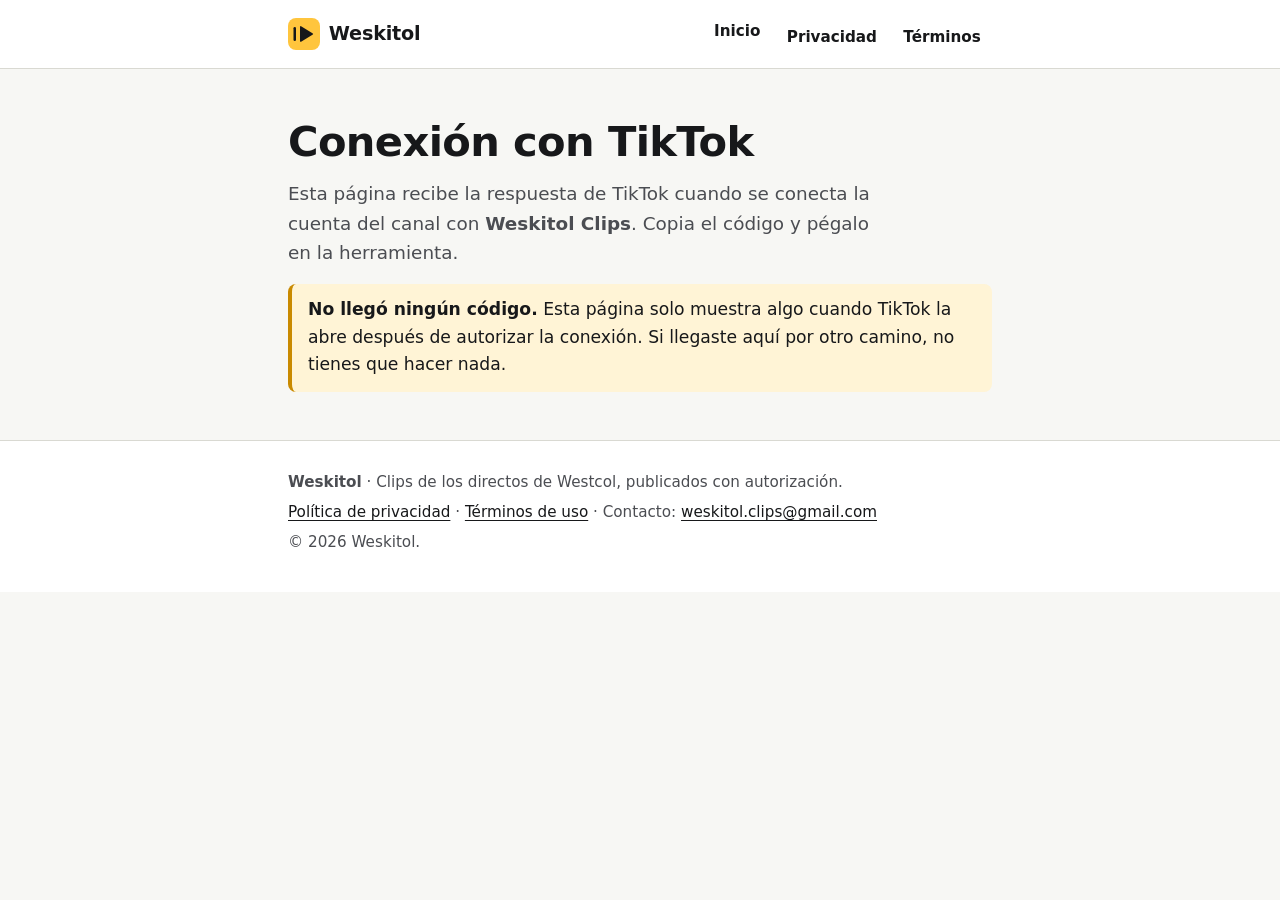
<file: tiktok/callback.html>
<!doctype html>
<html lang="es">
<head>
  <meta charset="utf-8">
  <meta name="viewport" content="width=device-width, initial-scale=1">
  <meta http-equiv="Content-Security-Policy" content="default-src 'none'; script-src 'self'; style-src 'self'; img-src 'self'; connect-src 'none'; base-uri 'none'; form-action 'none'">
  <meta name="referrer" content="no-referrer">
  <meta name="robots" content="noindex, nofollow">
  <title>Conexión con TikTok · Weskitol</title>
  <meta name="description" content="Página de retorno de la autorización de TikTok para Weskitol Clips. Muestra el código en tu pantalla para copiarlo; no lo envía a ningún lado.">
  <meta name="color-scheme" content="light dark">
  <meta name="theme-color" content="#f7f7f4" media="(prefers-color-scheme: light)">
  <meta name="theme-color" content="#0f1012" media="(prefers-color-scheme: dark)">
  <link rel="icon" href="../favicon.svg" type="image/svg+xml">
  <link rel="stylesheet" href="../estilos.css">
  <script src="callback.js" defer></script>
</head>
<body>
  <a class="saltar" href="#contenido">Saltar al contenido</a>

  <header class="cabecera">
    <div class="cabecera-interior">
      <a class="marca" href="../">
        <svg viewBox="0 0 64 64" aria-hidden="true" focusable="false">
          <rect width="64" height="64" rx="16" fill="#ffc53d"/>
          <path d="M24 18.5v27a2 2 0 0 0 3 1.7l22-13.5a2 2 0 0 0 0-3.4L27 16.8a2 2 0 0 0-3 1.7z" fill="#17181a"/>
          <rect x="11" y="18" width="5" height="28" rx="2.5" fill="#17181a"/>
        </svg>
        Weskitol
      </a>
      <nav class="nav" aria-label="Principal">
        <ul>
          <li><a href="../">Inicio</a></li>
          <li><a href="../privacidad.html">Privacidad</a></li>
          <li><a href="../terminos.html">Términos</a></li>
        </ul>
      </nav>
    </div>
  </header>

  <main id="contenido">
    <h1>Conexión con TikTok</h1>
    <p class="entradilla">Esta página recibe la respuesta de TikTok cuando se conecta la cuenta del canal con <strong>Weskitol Clips</strong>. Copia el código y pégalo en la herramienta.</p>

    <noscript>
      <div class="aviso">
        <p>JavaScript está desactivado, así que el código no se puede mostrar aquí. Copia la <strong>dirección completa</strong> de esta página, desde la barra del navegador, y pégala en la herramienta: el código va después de <code>code=</code>.</p>
      </div>
    </noscript>

    <div id="sin-datos" class="aviso" hidden>
      <p><strong>No llegó ningún código.</strong> Esta página solo muestra algo cuando TikTok la abre después de autorizar la conexión. Si llegaste aquí por otro camino, no tienes que hacer nada.</p>
    </div>

    <div id="bloque-error" class="error-caja" role="alert" hidden>
      <p><strong>TikTok devolvió un error y no concedió el acceso.</strong> Vuelve a intentarlo desde la herramienta. Si se repite, revisa que la URL de redirección y los permisos de la app coincidan con los del portal de TikTok for Developers.</p>
      <div class="campo">
        <label class="campo-etiqueta" for="valor-error">Error (<code>error</code>)</label>
        <textarea id="valor-error" class="campo-valor" rows="1" readonly spellcheck="false" autocomplete="off" autocapitalize="off"></textarea>
      </div>
      <div class="campo" id="campo-error-descripcion" hidden>
        <label class="campo-etiqueta" for="valor-error-descripcion">Descripción (<code>error_description</code>)</label>
        <textarea id="valor-error-descripcion" class="campo-valor" rows="2" readonly spellcheck="false" autocomplete="off" autocapitalize="off"></textarea>
      </div>
    </div>

    <div id="resultado" hidden>
      <div class="campo" id="campo-code" hidden>
        <label class="campo-etiqueta" for="valor-code">Código de autorización (<code>code</code>)</label>
        <textarea id="valor-code" class="campo-valor" rows="3" readonly spellcheck="false" autocomplete="off" autocapitalize="off"></textarea>
        <button type="button" class="boton" data-copiar="valor-code">Copiar código</button>
        <span class="estado-copia" id="estado-valor-code" role="status" aria-live="polite"></span>
      </div>

      <div class="campo" id="campo-state" hidden>
        <label class="campo-etiqueta" for="valor-state">Estado (<code>state</code>)</label>
        <textarea id="valor-state" class="campo-valor" rows="1" readonly spellcheck="false" autocomplete="off" autocapitalize="off"></textarea>
        <button type="button" class="boton boton-secundario" data-copiar="valor-state">Copiar state</button>
        <span class="estado-copia" id="estado-valor-state" role="status" aria-live="polite"></span>
      </div>

      <div class="campo" id="campo-scopes" hidden>
        <label class="campo-etiqueta" for="valor-scopes">Permisos concedidos (<code>scopes</code>)</label>
        <textarea id="valor-scopes" class="campo-valor" rows="1" readonly spellcheck="false" autocomplete="off" autocapitalize="off"></textarea>
      </div>

      <div class="aviso" id="consejos" hidden>
        <ul>
          <li>Pega el código en Weskitol Clips <strong>enseguida</strong>: caduca en pocos minutos y sirve una sola vez.</li>
          <li>Comprueba que el <code>state</code> coincide con el que mostró la herramienta. Si no coincide, no uses el código.</li>
          <li>No compartas este código con nadie. Esta página no lo envía a ningún lado: solo lo muestra en tu pantalla.</li>
        </ul>
      </div>

      <div class="campo" id="campo-url" hidden>
        <p>Si la herramienta te pide la dirección completa en lugar del código, copia esta:</p>
        <textarea id="valor-url" class="campo-valor" rows="3" readonly spellcheck="false" autocomplete="off" autocapitalize="off" aria-label="Dirección completa de esta página"></textarea>
        <button type="button" class="boton boton-secundario" data-copiar="valor-url">Copiar la dirección completa</button>
        <span class="estado-copia" id="estado-valor-url" role="status" aria-live="polite"></span>
      </div>
    </div>
  </main>

  <footer class="pie">
    <div class="pie-interior">
      <p><strong>Weskitol</strong> · Clips de los directos de Westcol, publicados con autorización.</p>
      <p><a href="../privacidad.html">Política de privacidad</a> · <a href="../terminos.html">Términos de uso</a> · Contacto: <a href="mailto:weskitol.clips@gmail.com">weskitol.clips@gmail.com</a></p>
      <p>© 2026 Weskitol.</p>
    </div>
  </footer>
</body>
</html>
</file>
<file: estilos.css>
/* Weskitol: hoja de estilos única del sitio (sin fuentes ni recursos externos). */

:root {
  color-scheme: light dark;
  --fondo: #f7f7f4;
  --superficie: #ffffff;
  --texto: #17181a;
  --texto-suave: #4b4d52;
  --borde: #d9d9d2;
  --enlace: #8a4600;
  --acento: #ffc53d;
  --sobre-acento: #17181a;
  --codigo-fondo: #f0efe9;
  --aviso-fondo: #fff4d6;
  --aviso-borde: #c98a00;
  --error-fondo: #fde8e8;
  --error-borde: #b42318;
  --error-texto: #8c1d13;
  --radio: 14px;
  --ancho: 46rem;
  --fuente: system-ui, -apple-system, "Segoe UI", Roboto, "Helvetica Neue", Arial, "Noto Sans", sans-serif;
  --mono: ui-monospace, SFMono-Regular, Menlo, Consolas, "Liberation Mono", monospace;
}

@media (prefers-color-scheme: dark) {
  :root {
    --fondo: #0f1012;
    --superficie: #18191c;
    --texto: #ededea;
    --texto-suave: #b3b4b0;
    --borde: #34353a;
    --enlace: #ffc53d;
    --codigo-fondo: #222327;
    --aviso-fondo: #2a2210;
    --aviso-borde: #c98a00;
    --error-fondo: #2c1414;
    --error-borde: #f97066;
    --error-texto: #fda29b;
  }
}

*,
*::before,
*::after {
  box-sizing: border-box;
}

html {
  -webkit-text-size-adjust: 100%;
  text-size-adjust: 100%;
}

body {
  margin: 0;
  background: var(--fondo);
  color: var(--texto);
  font-family: var(--fuente);
  font-size: 1.0625rem;
  line-height: 1.6;
  overflow-wrap: break-word;
}

a {
  color: var(--enlace);
  text-underline-offset: 0.18em;
}

a:hover {
  text-decoration-thickness: 2px;
}

:focus-visible {
  outline: 3px solid var(--enlace);
  outline-offset: 2px;
  border-radius: 4px;
}

.saltar {
  position: absolute;
  left: 1rem;
  top: -4rem;
  z-index: 10;
  padding: 0.6rem 1rem;
  background: var(--acento);
  color: var(--sobre-acento);
  font-weight: 700;
  border-radius: 8px;
}

.saltar:focus {
  top: 0.75rem;
}

/* ---------- Cabecera y pie ---------- */

.cabecera {
  border-bottom: 1px solid var(--borde);
  background: var(--superficie);
}

.cabecera-interior,
.pie-interior,
main {
  width: 100%;
  max-width: var(--ancho);
  margin: 0 auto;
  padding-left: 1rem;
  padding-right: 1rem;
}

.cabecera-interior {
  display: flex;
  flex-wrap: wrap;
  align-items: center;
  justify-content: space-between;
  gap: 0.5rem 1rem;
  padding-top: 0.75rem;
  padding-bottom: 0.75rem;
}

.marca {
  display: inline-flex;
  align-items: center;
  gap: 0.55rem;
  color: var(--texto);
  font-weight: 800;
  font-size: 1.2rem;
  letter-spacing: -0.01em;
  text-decoration: none;
}

.marca svg {
  width: 32px;
  height: 32px;
  flex: none;
}

.nav ul {
  display: flex;
  flex-wrap: wrap;
  gap: 0.25rem;
  margin: 0;
  padding: 0;
  list-style: none;
}

.nav a {
  display: inline-block;
  padding: 0.45rem 0.7rem;
  border-radius: 999px;
  color: var(--texto);
  text-decoration: none;
  font-weight: 600;
  font-size: 0.95rem;
}

.nav a:hover {
  background: var(--codigo-fondo);
}

.nav a[aria-current="page"] {
  background: var(--acento);
  color: var(--sobre-acento);
}

.pie {
  margin-top: 3rem;
  border-top: 1px solid var(--borde);
  background: var(--superficie);
  color: var(--texto-suave);
  font-size: 0.95rem;
}

.pie-interior {
  padding-top: 1.5rem;
  padding-bottom: 2rem;
}

.pie p {
  margin: 0.35rem 0;
}

.pie a {
  color: var(--texto);
}

/* ---------- Contenido ---------- */

main {
  padding-top: 1.5rem;
}

h1,
h2,
h3 {
  line-height: 1.2;
  letter-spacing: -0.015em;
}

h1 {
  font-size: clamp(1.9rem, 7vw, 2.6rem);
  margin: 0.5rem 0 0.75rem;
}

h2 {
  font-size: 1.4rem;
  margin: 2.25rem 0 0.75rem;
}

h3 {
  font-size: 1.1rem;
  margin: 1.5rem 0 0.5rem;
}

p,
ul,
ol {
  margin: 0 0 1rem;
}

ul,
ol {
  padding-left: 1.3rem;
}

li + li {
  margin-top: 0.35rem;
}

code {
  font-family: var(--mono);
  font-size: 0.9em;
  background: var(--codigo-fondo);
  padding: 0.1em 0.35em;
  border-radius: 5px;
  overflow-wrap: anywhere;
}

.entradilla {
  font-size: 1.15rem;
  color: var(--texto-suave);
  max-width: 38rem;
}

.vigencia {
  color: var(--texto-suave);
  font-size: 0.95rem;
}

.tarjeta {
  background: var(--superficie);
  border: 1px solid var(--borde);
  border-radius: var(--radio);
  padding: 1.1rem 1.1rem 0.4rem;
  margin: 1rem 0;
}

.tarjeta > h2:first-child,
.tarjeta > h3:first-child {
  margin-top: 0.1rem;
}

.rejilla {
  display: grid;
  grid-template-columns: 1fr;
  gap: 0.9rem;
  margin: 1rem 0;
}

.rejilla .tarjeta {
  margin: 0;
}

.pasos {
  counter-reset: paso;
  list-style: none;
  padding-left: 0;
}

.pasos li {
  counter-increment: paso;
  position: relative;
  padding-left: 2.4rem;
  margin-top: 0.8rem;
}

.pasos li::before {
  content: counter(paso);
  position: absolute;
  left: 0;
  top: 0.05rem;
  width: 1.7rem;
  height: 1.7rem;
  border-radius: 50%;
  background: var(--acento);
  color: var(--sobre-acento);
  font-weight: 800;
  font-size: 0.9rem;
  line-height: 1.7rem;
  text-align: center;
}

.aviso {
  background: var(--aviso-fondo);
  border-left: 4px solid var(--aviso-borde);
  border-radius: 8px;
  padding: 0.8rem 1rem;
  margin: 1rem 0;
}

.aviso > :last-child {
  margin-bottom: 0;
}

.indice {
  background: var(--superficie);
  border: 1px solid var(--borde);
  border-radius: var(--radio);
  padding: 0.9rem 1.1rem;
  margin: 1.25rem 0;
}

.indice h2 {
  font-size: 1rem;
  margin: 0 0 0.5rem;
}

.indice ol {
  margin: 0;
}

/* Tabla de permisos: en el móvil cada fila se lee como bloque. */
.tabla-envoltura {
  overflow-x: auto;
  margin: 0 0 1rem;
}

table {
  width: 100%;
  border-collapse: collapse;
  font-size: 0.97rem;
}

th,
td {
  text-align: left;
  vertical-align: top;
  padding: 0.6rem 0.5rem;
  border-bottom: 1px solid var(--borde);
}

th {
  font-weight: 700;
}

caption {
  caption-side: top;
  text-align: left;
  padding-bottom: 0.4rem;
}

/* ---------- Botones ---------- */

.botones {
  display: flex;
  flex-wrap: wrap;
  gap: 0.6rem;
  margin: 1.25rem 0 1.5rem;
}

.boton {
  display: inline-flex;
  align-items: center;
  justify-content: center;
  gap: 0.45rem;
  min-height: 44px;
  padding: 0.6rem 1.1rem;
  border-radius: 999px;
  border: 2px solid var(--acento);
  background: var(--acento);
  color: var(--sobre-acento);
  font: inherit;
  font-weight: 700;
  text-decoration: none;
  cursor: pointer;
}

.boton:hover {
  filter: brightness(0.95);
  text-decoration: none;
}

.boton-secundario {
  background: transparent;
  border-color: var(--texto);
  color: var(--texto);
}

.boton-secundario:hover {
  background: var(--codigo-fondo);
  filter: none;
}

/* ---------- Página de retorno de TikTok ---------- */

.campo {
  margin: 1rem 0 1.25rem;
}

.campo-etiqueta {
  display: block;
  font-weight: 700;
  margin-bottom: 0.35rem;
}

.campo-valor {
  display: block;
  width: 100%;
  min-height: 3rem;
  margin: 0 0 0.6rem;
  padding: 0.75rem 0.85rem;
  background: var(--codigo-fondo);
  border: 1px solid var(--borde);
  border-radius: 10px;
  color: var(--texto);
  font-family: var(--mono);
  font-size: 1rem; /* 16 px: en iPhone evita el zoom al tocar el campo */
  line-height: 1.45;
  resize: vertical;
  white-space: pre-wrap;
  word-break: break-all;
  user-select: all;
  -webkit-user-select: all;
}

.estado-copia {
  display: inline-block;
  margin-left: 0.5rem;
  color: var(--texto-suave);
  font-size: 0.95rem;
}

.error-caja {
  background: var(--error-fondo);
  border-left: 4px solid var(--error-borde);
  color: var(--texto);
  border-radius: 8px;
  padding: 0.8rem 1rem;
  margin: 1rem 0;
}

.error-caja strong {
  color: var(--error-texto);
}

[hidden] {
  display: none !important;
}

/* ---------- Pantallas más anchas ---------- */

@media (min-width: 40rem) {
  body {
    font-size: 1.075rem;
  }

  main {
    padding-top: 2.5rem;
  }

  .rejilla {
    grid-template-columns: 1fr 1fr;
  }

  .tarjeta {
    padding: 1.4rem 1.5rem 0.6rem;
  }
}

@media (prefers-reduced-motion: no-preference) {
  .boton,
  .nav a {
    transition: background-color 0.15s ease, filter 0.15s ease;
  }
}

@media print {
  .cabecera nav,
  .saltar,
  .botones {
    display: none;
  }

  body {
    background: #fff;
    color: #000;
  }
}
</file>
